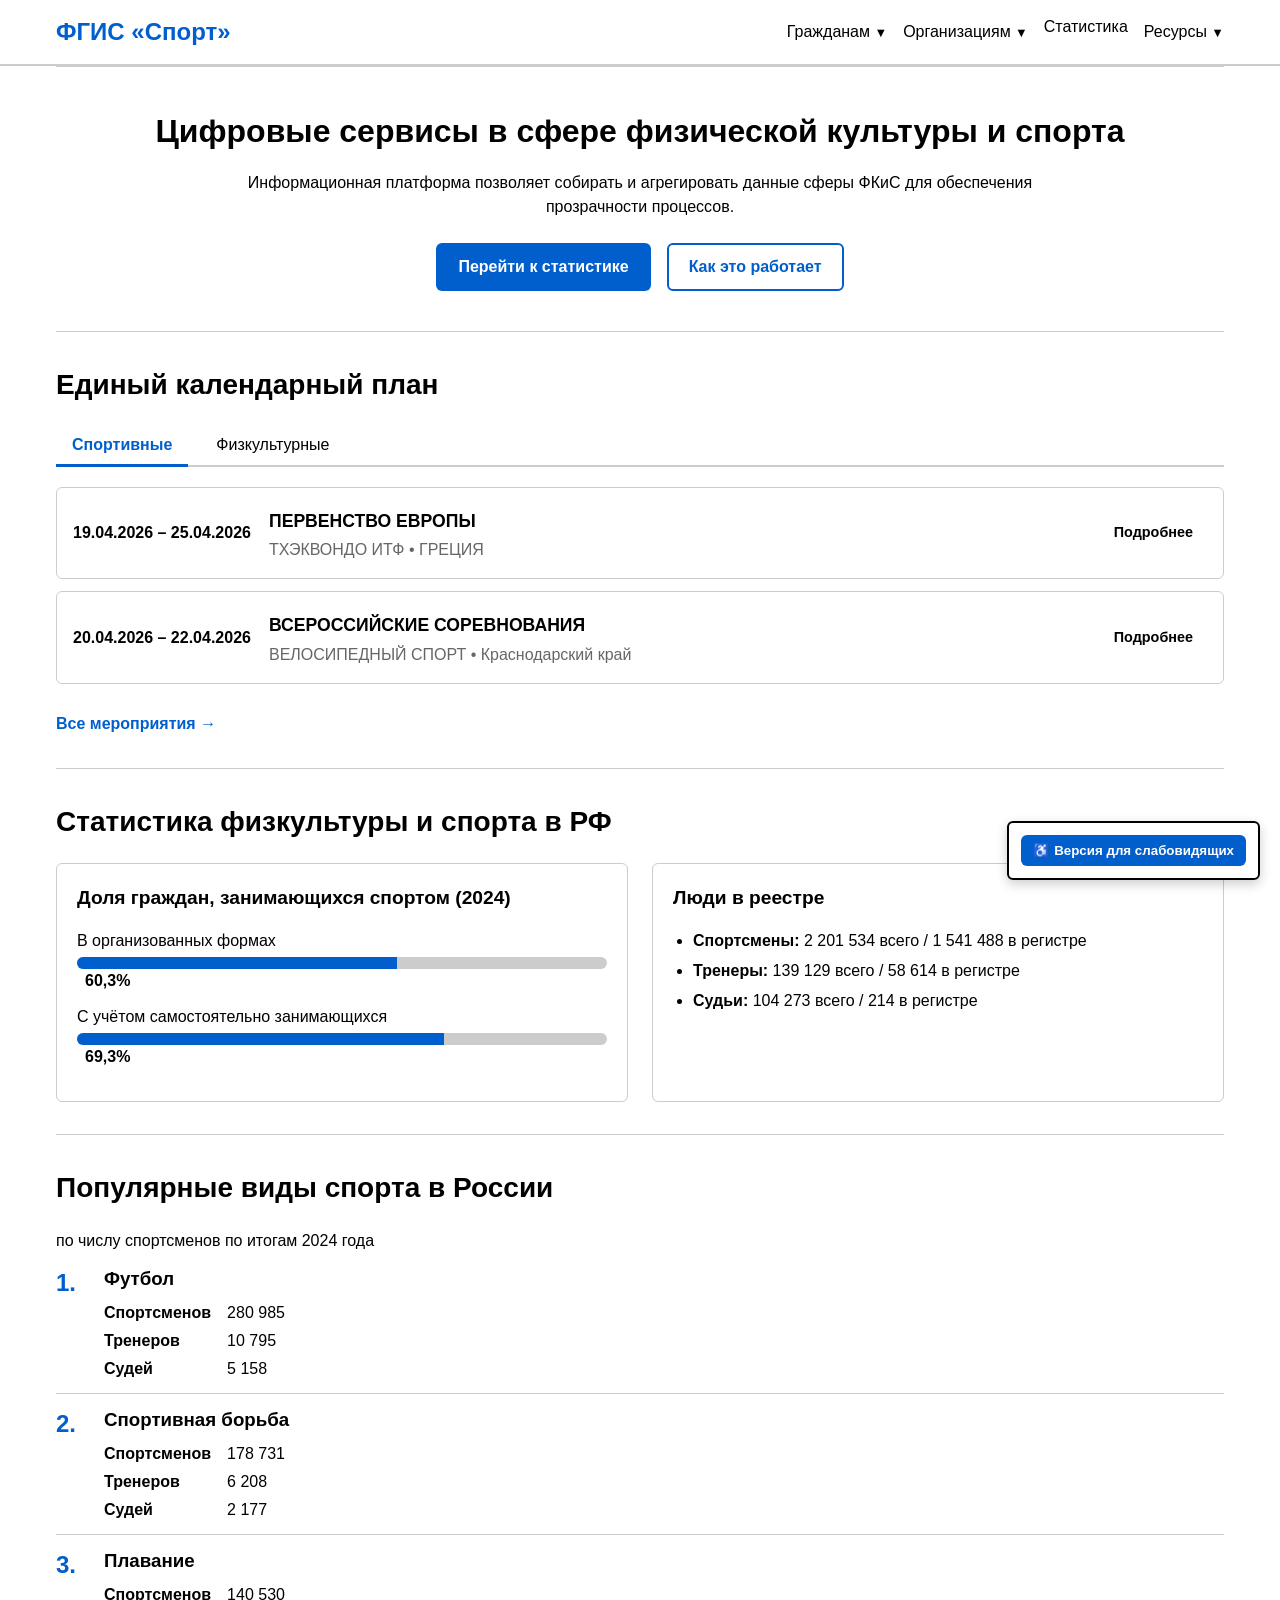
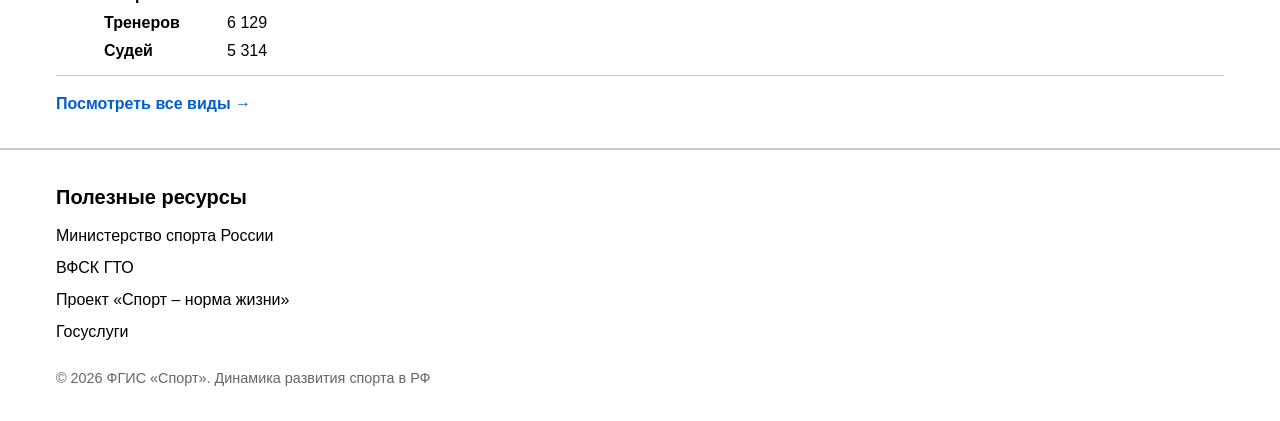
<file: fgis-sport-a11y/index.html>
<!DOCTYPE html>
<html lang="ru">
<head>
  <meta charset="UTF-8">
  <meta name="viewport" content="width=device-width, initial-scale=1.0">
  <title>ФГИС «Спорт» — Доступная версия</title>
  <link rel="stylesheet" href="css/style.css">
</head>
<body data-a11y-theme="default" data-a11y-font="normal" data-a11y-images="on">

  <!-- Skip-link: перепрыгивает навигацию -->
  <a href="#main-content" class="skip-link">Перейти к основному содержимому</a>

  <!-- Шапка -->
  <header class="header" role="banner">
    <div class="container header__inner">
      <a href="/" class="header__logo" aria-label="ФГИС Спорт, главная страница">
        ФГИС «Спорт»
      </a>

      <!-- Основная навигация -->
      <nav class="header__nav" role="navigation" aria-label="Основная навигация">
        <ul class="nav-list" role="menubar">
          
          <!-- Гражданам -->
          <li class="nav-item" role="none">
            <button class="nav-toggle" aria-expanded="false" aria-haspopup="true" aria-controls="menu-citizens">
              Гражданам
            </button>
            <ul id="menu-citizens" class="nav-dropdown" role="menu" hidden>
              <li role="none"><a role="menuitem" href="https://www.gosuslugi.ru/category/health/sport" target="_blank" rel="noopener noreferrer">Запись в спортивную школу <span aria-hidden="true">↗</span><span class="sr-only">(откроется в новой вкладке)</span></a></li>
              <li role="none"><a role="menuitem" href="https://www.gosuslugi.ru/category/health/sport" target="_blank" rel="noopener noreferrer">Запись на массовые мероприятия <span aria-hidden="true">↗</span><span class="sr-only">(откроется в новой вкладке)</span></a></li>
              <li role="none"><a role="menuitem" href="https://www.gosuslugi.ru/category/health/sport" target="_blank" rel="noopener noreferrer">Запись на нормативы ГТО <span aria-hidden="true">↗</span><span class="sr-only">(откроется в новой вкладке)</span></a></li>
              <li role="none"><a role="menuitem" href="/gto/uin">Проверка УИН ВФСК «ГТО»</a></li>
              <li role="none"><a role="menuitem" href="/sport-selector">Выбор спорта для ребёнка</a></li>
            </ul>
          </li>

          <!-- Организациям -->
          <li class="nav-item" role="none">
            <button class="nav-toggle" aria-expanded="false" aria-haspopup="true" aria-controls="menu-orgs">
              Организациям
            </button>
            <ul id="menu-orgs" class="nav-dropdown" role="menu" hidden>
              <li role="none"><a role="menuitem" href="/facilities">Объекты спорта</a></li>
              <li role="none"><a role="menuitem" href="/calendar">Единый календарный план</a></li>
              <li role="none"><a role="menuitem" href="/reference">Справочники и классификаторы</a></li>
              <li role="none"><a role="menuitem" href="/tax-deduction">Налоговый вычет за занятия спортом</a></li>
            </ul>
          </li>

          <!-- Статистика -->
          <li class="nav-item" role="none">
            <a href="/statistics" role="menuitem" class="nav-link">Статистика</a>
          </li>

          <!-- Ресурсы -->
          <li class="nav-item" role="none">
            <button class="nav-toggle" aria-expanded="false" aria-haspopup="true" aria-controls="menu-resources">
              Ресурсы
            </button>
            <ul id="menu-resources" class="nav-dropdown" role="menu" hidden>
              <li role="none"><a role="menuitem" href="https://minsport.gov.ru" target="_blank" rel="noopener noreferrer">Минспорт России <span aria-hidden="true">↗</span><span class="sr-only">(откроется в новой вкладке)</span></a></li>
              <li role="none"><a role="menuitem" href="https://xn--b1ajcrh.xn--p1ai/" target="_blank" rel="noopener noreferrer">ВФСК ГТО <span aria-hidden="true">↗</span><span class="sr-only">(откроется в новой вкладке)</span></a></li>
              <li role="none"><a role="menuitem" href="https://sportnorma.gov.ru" target="_blank" rel="noopener noreferrer">Спорт – норма жизни <span aria-hidden="true">↗</span><span class="sr-only">(откроется в новой вкладке)</span></a></li>
              <li role="none"><a role="menuitem" href="https://gamesoffuture.ru" target="_blank" rel="noopener noreferrer">Игры будущего <span aria-hidden="true">↗</span><span class="sr-only">(откроется в новой вкладке)</span></a></li>
            </ul>
          </li>
        </ul>
      </nav>
    </div>
  </header>

  <!-- Основной контент -->
  <main id="main-content" role="main">
    <div class="container">

      <!-- Герой -->
      <section class="hero" aria-labelledby="hero-heading">
        <h1 id="hero-heading">Цифровые сервисы в сфере физической культуры и спорта</h1>
        <p class="hero__desc">Информационная платформа позволяет собирать и агрегировать данные сферы ФКиС для обеспечения прозрачности процессов.</p>
        <div class="hero__actions">
          <a href="/statistics" class="btn btn--primary">Перейти к статистике</a>
          <a href="/about" class="btn btn--outline">Как это работает</a>
        </div>
      </section>

      <!-- Календарь -->
      <section class="calendar-section" aria-labelledby="calendar-heading">
        <h2 id="calendar-heading">Единый календарный план</h2>
        <div class="calendar-tabs" role="tablist" aria-label="Тип мероприятий">
          <button class="tab-btn" role="tab" aria-selected="true" aria-controls="tab-sport" id="tab-sport-btn">Спортивные</button>
          <button class="tab-btn" role="tab" aria-selected="false" aria-controls="tab-mass" id="tab-mass-btn">Физкультурные</button>
        </div>

        <div id="tab-sport" class="tab-panel" role="tabpanel" aria-labelledby="tab-sport-btn">
          <ul class="event-list" aria-label="Список спортивных мероприятий">
            <li class="event-card">
              <time class="event-date" datetime="2026-04-19">19.04.2026 – 25.04.2026</time>
              <div class="event-info">
                <h3 class="event-title">ПЕРВЕНСТВО ЕВРОПЫ</h3>
                <p class="event-meta">ТХЭКВОНДО ИТФ • ГРЕЦИЯ</p>
              </div>
              <a href="/events/euro-tkd" class="btn btn--small">Подробнее</a>
            </li>
            <li class="event-card">
              <time class="event-date" datetime="2026-04-20">20.04.2026 – 22.04.2026</time>
              <div class="event-info">
                <h3 class="event-title">ВСЕРОССИЙСКИЕ СОРЕВНОВАНИЯ</h3>
                <p class="event-meta">ВЕЛОСИПЕДНЫЙ СПОРТ • Краснодарский край</p>
              </div>
              <a href="/events/cycling-krd" class="btn btn--small">Подробнее</a>
            </li>
          </ul>
        </div>

        <div id="tab-mass" class="tab-panel" role="tabpanel" aria-labelledby="tab-mass-btn" hidden>
          <ul class="event-list" aria-label="Список физкультурных мероприятий">
            <li class="event-card">
              <time class="event-date" datetime="2026-01-03">03.01.2026 – 30.04.2026</time>
              <div class="event-info">
                <h3 class="event-title">Первенство ПФО среди юношей до 16 лет</h3>
                <p class="event-meta">ХОККЕЙ ПО НАЗНАЧЕНИЮ • окончание сезона 2025-2026</p>
              </div>
              <a href="/events/hockey-pfo" class="btn btn--small">Подробнее</a>
            </li>
          </ul>
        </div>

        <a href="/calendar" class="link-arrow">Все мероприятия →</a>
      </section>

      <!-- Статистика -->
      <section class="stats-section" aria-labelledby="stats-heading">
        <h2 id="stats-heading">Статистика физкультуры и спорта в РФ</h2>
        
        <div class="stats-grid">
          <article class="stat-card">
            <h3>Доля граждан, занимающихся спортом (2024)</h3>
            <div class="progress-group">
              <div class="progress-item">
                <span class="progress-label">В организованных формах</span>
                <div class="progress-bar" role="progressbar" aria-valuenow="60.3" aria-valuemin="0" aria-valuemax="100" aria-label="60,3 процента">
                  <div class="progress-fill" style="width: 60.3%"></div>
                </div>
                <span class="progress-value">60,3%</span>
              </div>
              <div class="progress-item">
                <span class="progress-label">С учётом самостоятельно занимающихся</span>
                <div class="progress-bar" role="progressbar" aria-valuenow="69.3" aria-valuemin="0" aria-valuemax="100" aria-label="69,3 процента">
                  <div class="progress-fill" style="width: 69.3%"></div>
                </div>
                <span class="progress-value">69,3%</span>
              </div>
            </div>
          </article>

          <article class="stat-card">
            <h3>Люди в реестре</h3>
            <ul class="stat-list" aria-label="Статистика по категориям">
              <li><strong>Спортсмены:</strong> 2 201 534 всего / 1 541 488 в регистре</li>
              <li><strong>Тренеры:</strong> 139 129 всего / 58 614 в регистре</li>
              <li><strong>Судьи:</strong> 104 273 всего / 214 в регистре</li>
            </ul>
          </article>
        </div>
      </section>

      <!-- Популярные виды спорта -->
      <section class="sports-section" aria-labelledby="sports-heading">
        <h2 id="sports-heading">Популярные виды спорта в России</h2>
        <p class="section-subtitle">по числу спортсменов по итогам 2024 года</p>
        
        <ol class="sports-list" aria-label="Рейтинг видов спорта">
          <li class="sport-item">
            <span class="sport-rank">1.</span>
            <div class="sport-info">
              <h3 class="sport-name">Футбол</h3>
              <dl class="sport-stats">
                <dt>Спортсменов</dt><dd>280 985</dd>
                <dt>Тренеров</dt><dd>10 795</dd>
                <dt>Судей</dt><dd>5 158</dd>
              </dl>
            </div>
          </li>
          <li class="sport-item">
            <span class="sport-rank">2.</span>
            <div class="sport-info">
              <h3 class="sport-name">Спортивная борьба</h3>
              <dl class="sport-stats">
                <dt>Спортсменов</dt><dd>178 731</dd>
                <dt>Тренеров</dt><dd>6 208</dd>
                <dt>Судей</dt><dd>2 177</dd>
              </dl>
            </div>
          </li>
          <li class="sport-item">
            <span class="sport-rank">3.</span>
            <div class="sport-info">
              <h3 class="sport-name">Плавание</h3>
              <dl class="sport-stats">
                <dt>Спортсменов</dt><dd>140 530</dd>
                <dt>Тренеров</dt><dd>6 129</dd>
                <dt>Судей</dt><dd>5 314</dd>
              </dl>
            </div>
          </li>
        </ol>
        <a href="/sports" class="link-arrow">Посмотреть все виды →</a>
      </section>

    </div>
  </main>

  <!-- Подвал -->
  <footer class="footer" role="contentinfo">
    <div class="container">
      <nav class="footer__nav" aria-label="Полезные ресурсы">
        <h2 class="footer__title">Полезные ресурсы</h2>
        <ul class="footer__list">
          <li><a href="https://minsport.gov.ru" target="_blank" rel="noopener noreferrer">Министерство спорта России</a></li>
          <li><a href="https://xn--b1ajcrh.xn--p1ai/" target="_blank" rel="noopener noreferrer">ВФСК ГТО</a></li>
          <li><a href="https://sportnorma.gov.ru" target="_blank" rel="noopener noreferrer">Проект «Спорт – норма жизни»</a></li>
          <li><a href="https://gosuslugi.ru" target="_blank" rel="noopener noreferrer">Госуслуги</a></li>
        </ul>
      </nav>
      <p class="footer__copy">© 2026 ФГИС «Спорт». Динамика развития спорта в РФ</p>
    </div>
  </footer>

  <!-- Панель доступности -->
  <aside class="a11y-panel" role="region" aria-label="Настройки доступности">
    <button class="a11y-toggle" aria-expanded="false" aria-controls="a11y-menu">♿ Версия для слабовидящих</button>
    <div id="a11y-menu" class="a11y-menu" hidden>
      <fieldset class="a11y-group">
        <legend>Размер шрифта</legend>
        <button data-action="font" data-value="normal" aria-pressed="true">A</button>
        <button data-action="font" data-value="large" aria-pressed="false">A+</button>
        <button data-action="font" data-value="xlarge" aria-pressed="false">A++</button>
      </fieldset>
      <fieldset class="a11y-group">
        <legend>Цветовая схема</legend>
        <button data-action="theme" data-value="default" aria-pressed="true">Стандарт</button>
        <button data-action="theme" data-value="high-contrast" aria-pressed="false">Ч/Б</button>
        <button data-action="theme" data-value="blue" aria-pressed="false">Синяя</button>
      </fieldset>
      <button id="a11y-images-btn" aria-pressed="false">🖼 Изображения: Вкл</button>
    </div>
  </aside>

  <script src="js/main.js"></script>
</body>
</html>
</file>
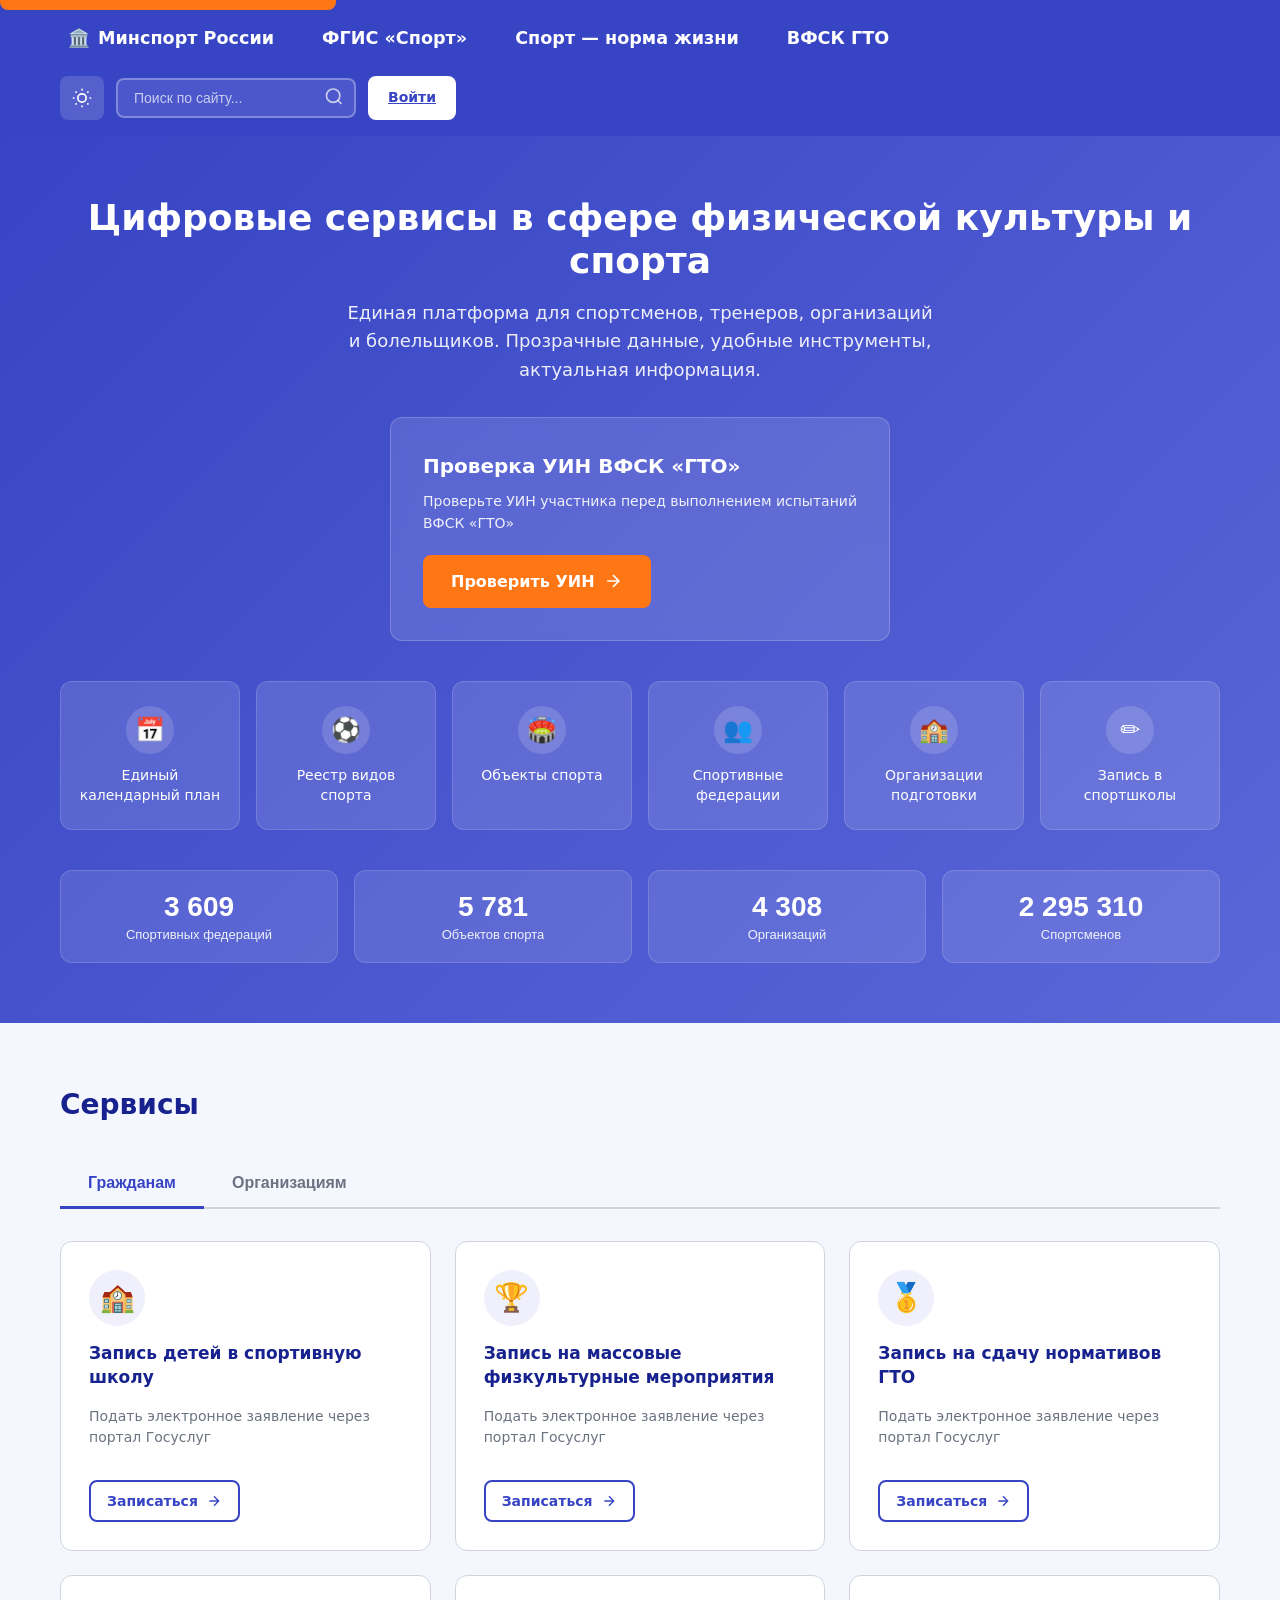
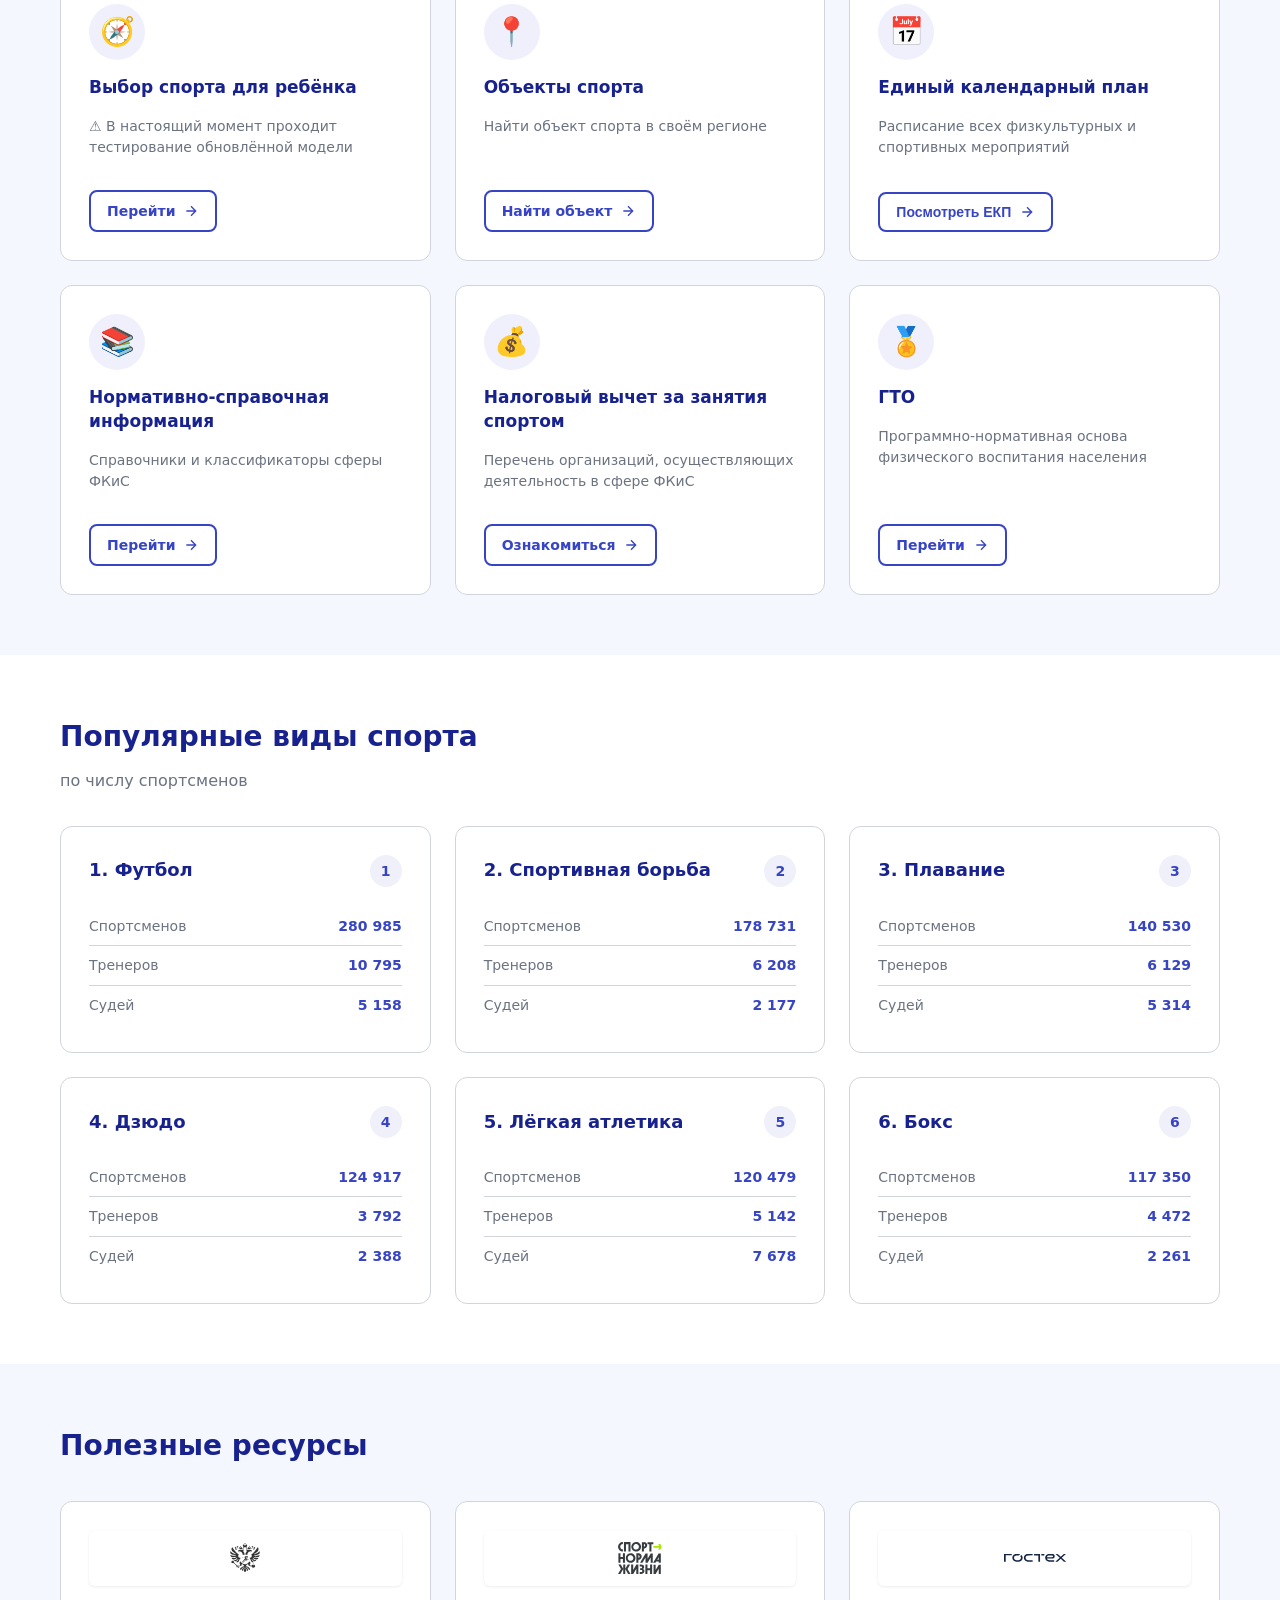
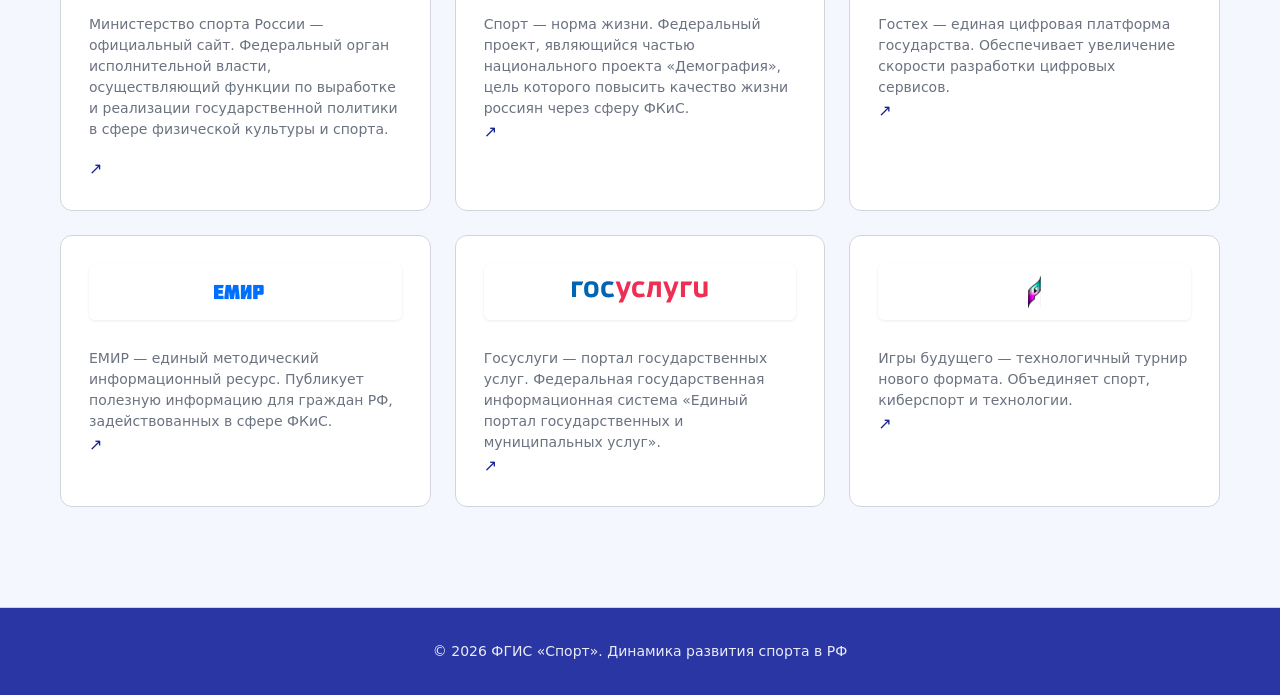
<file: root/index.html>
<!DOCTYPE html>
<html lang="ru">

<head>
  <meta charset="UTF-8">
  <meta name="viewport" content="width=device-width, initial-scale=1.0">
  <title>ФГИС «Спорт» — Цифровые сервисы в сфере физической культуры и спорта</title>
  <meta name="description"
    content="Единая платформа для спортсменов, тренеров, организаций и болельщиков. Календарь мероприятий, реестры, запись в спортшколы.">

  <style>
    :root {
      --color-primary: #3744C4;
      --color-primary-dark: #2a36a3;
      --color-accent: #FF7614;
      --color-accent-hover: #e66a12;
      --color-bg: #F5F7FF;
      --color-surface: #FFFFFF;
      --color-text-main: #17228E;
      --color-text-muted: #6B7280;
      --color-success: #10B981;
      --color-error: #EF4444;
      --color-border: #D1D5DB;
      --radius-sm: 6px;
      --radius-md: 12px;
      --radius-btn: 8px;
      --shadow-card: 0 4px 6px rgba(0, 0, 0, 0.05);
      --shadow-focus: 0 0 0 3px rgba(55, 68, 196, 0.2);
      --focus-outline: 2px solid var(--color-primary);
      --font-stack: Inter, system-ui, -apple-system, 'Segoe UI', Roboto, sans-serif;
      --transition-fast: 150ms ease;
    }

    [data-theme="dark"] {
      --color-primary: #4a5aa8;
      --color-primary-dark: #2d3a7a;
      --color-accent: #FF8A3D;
      --color-accent-hover: #FF7614;
      --color-bg: #0f172a;
      --color-surface: #1e293b;
      --color-text-main: #e2e8f0;
      --color-text-muted: #94a3b8;
      --color-success: #34d399;
      --color-error: #f87171;
      --color-border: #334155;
      --shadow-card: 0 4px 6px rgba(0, 0, 0, 0.3);
      --shadow-focus: 0 0 0 3px rgba(92, 107, 218, 0.4);
    }

    [data-theme="contrast"] {
      --color-primary: #000000;
      --color-primary-dark: #000000;
      --color-accent: #FFFF00;
      --color-accent-hover: #CCCCCC;
      --color-bg: #000000;
      --color-surface: #000000;
      --color-text-main: #FFFFFF;
      --color-text-muted: #FFFFFF;
      --color-success: #00FF00;
      --color-error: #FF0000;
      --color-border: #FFFFFF;
      --shadow-card: none;
      --shadow-focus: 0 0 0 3px #FFFF00;
    }

    [data-theme="contrast"] .hero {
      background: #000000;
      border: 2px solid #FFFFFF;
    }

    [data-theme="contrast"] .stat-card {
      background: #000000;
      border: 2px solid #FFFFFF;
      color: #FFFFFF;
    }

    [data-theme="contrast"] .stat-card:hover,
    [data-theme="contrast"] .stat-card:focus-within {
      background: #1a1a1a;
      border-color: #FFFF00;
    }

    [data-theme="contrast"] .stat-number,
    [data-theme="contrast"] .stat-label {
      color: #FFFFFF;
    }

    [data-theme="contrast"] .theme-toggle-btn {
      background: #000000;
      border: 2px solid #FFFFFF;
      color: #FFFFFF;
    }

    [data-theme="contrast"] .theme-toggle-btn:hover {
      border-color: #FFFF00;
    }

    [data-theme="contrast"] .btn-primary {
      background: #000000;
      border: 2px solid #FFFFFF;
      color: #FFFFFF;
    }

    [data-theme="contrast"] .btn-primary:hover {
      border-color: #FFFF00;
      color: #FFFF00;
    }

    *,
    *::before,
    *::after {
      box-sizing: border-box;
      margin: 0;
      padding: 0;
    }

    html {
      scroll-behavior: smooth;
    }

    header {
      transition: transform 0.3s ease-in-out;
      position: sticky;
      top: 0;
      z-index: 1000;
      will-change: transform;
      backface-visibility: hidden;
      -webkit-backface-visibility: hidden;
    }

    .header-hidden {
      transform: translateY(-100%);
    }

    @media (prefers-reduced-motion: reduce) {

      *,
      *::before,
      *::after {
        animation-duration: 0.01ms !important;
        transition-duration: 0.01ms !important;
        scroll-behavior: auto !important;
      }
    }

    body {
      font-family: var(--font-stack);
      font-size: 16px;
      line-height: 1.6;
      color: var(--color-text-main);
      background: var(--color-bg);
      -webkit-font-smoothing: antialiased;
    }

    .skip-link {
      position: absolute;
      top: -40px;
      left: 0;
      background: var(--color-accent);
      color: #fff;
      padding: 12px 24px;
      z-index: 10000;
      text-decoration: none;
      font-weight: 600;
      border-radius: 0 0 var(--radius-btn) var(--radius-btn);
      transition: top var(--transition-fast);
    }

    .skip-link:focus {
      top: 0;
      outline: var(--focus-outline);
      outline-offset: 2px;
    }

    .visually-hidden {
      position: absolute !important;
      width: 1px !important;
      height: 1px !important;
      padding: 0 !important;
      margin: -1px !important;
      overflow: hidden !important;
      clip: rect(0, 0, 0, 0) !important;
      white-space: nowrap !important;
      border: 0 !important;
    }

    :focus-visible {
      outline: var(--focus-outline);
      outline-offset: 2px;
    }

    :focus:not(:focus-visible) {
      outline: none;
    }

    body.mouse-focus :focus:not(:focus-visible) {
      outline: none;
    }

    [data-theme="dark"] body {
      background: var(--color-bg);
      color: var(--color-text-main);
    }

    [data-theme="dark"] .site-header {
      background: var(--color-primary);
    }

    [data-theme="dark"] .search-box input {
      background: rgba(255, 255, 255, 0.1);
      border-color: rgba(255, 255, 255, 0.3);
    }

    [data-theme="dark"] .btn-login {
      background: var(--color-surface);
      color: var(--color-text-main);
    }

    [data-theme="dark"] .service-card {
      background: var(--color-surface);
      border-color: var(--color-border);
    }

    [data-theme="dark"] .event-card {
      background: var(--color-surface);
      border-color: var(--color-border);
    }

    [data-theme="dark"] .filters-panel {
      background: var(--color-surface);
      border-color: var(--color-border);
    }

    [data-theme="dark"] .calendar-wrapper {
      background: var(--color-surface);
      border-color: var(--color-border);
    }

    [data-theme="dark"] .cal-nav-btn {
      background: var(--color-surface);
      border-color: var(--color-border);
    }

    [data-theme="dark"] .quick-link-card {
      background: var(--color-surface);
      border-color: var(--color-border);
    }

    [data-theme="dark"] .sport-card {
      background: var(--color-surface);
      border-color: var(--color-border);
    }

    [data-theme="dark"] .tab-btn {
      color: var(--color-text-muted);
    }

    [data-theme="dark"] .tab-btn[aria-selected="true"] {
      color: var(--color-primary);
    }

    .container {
      width: 100%;
      max-width: 1200px;
      margin: 0 auto;
      padding: 0 20px;
    }

    .site-header {
      background: var(--color-primary);
      color: #fff;
      padding: 16px 0;
      position: sticky;
      top: 0;
      z-index: 100;
      transition: transform 0.3s ease-in-out, background-color var(--transition-fast);
    }

    [data-theme="dark"] .site-header {
      background: var(--color-primary-dark);
    }

    [data-theme="contrast"] .site-header {
      background: #000000;
      border-bottom: 2px solid #FFFFFF;
    }

    .theme-toggle-btn {
      background: rgba(255, 255, 255, 0.15);
      border: none;
      color: #fff;
      width: 44px;
      height: 44px;
      border-radius: var(--radius-btn);
      cursor: pointer;
      display: flex;
      align-items: center;
      justify-content: center;
      transition: background var(--transition-fast);
      min-height: 44px;
      min-width: 44px;
    }

    .theme-toggle-btn:hover {
      background: rgba(255, 255, 255, 0.25);
    }

    .theme-toggle-btn:focus-visible {
      outline: 2px solid #fff;
      outline-offset: 2px;
    }

    [data-theme="dark"] .theme-toggle-btn {
      background: rgba(255, 255, 255, 0.1);
    }

    [data-theme="dark"] .theme-toggle-btn:hover {
      background: rgba(255, 255, 255, 0.2);
    }

    [data-theme="contrast"] .theme-toggle-btn {
      background: #000000;
      border: 2px solid #FFFFFF;
      color: #FFFFFF;
    }

    [data-theme="contrast"] .theme-toggle-btn:hover {
      background: #FFFF00;
      color: #000000;
      border-color: #FFFF00;
    }

    .header-inner {
      display: flex;
      align-items: center;
      justify-content: space-between;
      flex-wrap: wrap;
      gap: 16px;
    }

    .logo-group {
      display: flex;
      align-items: center;
      gap: 16px;
      flex-wrap: wrap;
    }

    .logo-link {
      display: flex;
      align-items: center;
      gap: 8px;
      color: #fff;
      text-decoration: none;
      font-weight: 700;
      font-size: 1.1rem;
      padding: 8px;
      border-radius: var(--radius-btn);
      transition: background var(--transition-fast);
    }

    .logo-link:hover,
    .logo-link:focus {
      background: rgba(255, 255, 255, 0.15);
    }

    .logo-link .divider {
      width: 1px;
      height: 24px;
      background: rgba(255, 255, 255, 0.3);
    }

    .header-actions {
      display: flex;
      gap: 12px;
      align-items: center;
    }

    .search-box {
      position: relative;
    }

    .search-box input {
      padding: 10px 40px 10px 16px;
      border-radius: var(--radius-btn);
      border: 2px solid rgba(255, 255, 255, 0.3);
      background: rgba(255, 255, 255, 0.1);
      color: #fff;
      font-size: 14px;
      width: 240px;
      transition: border-color var(--transition-fast), background var(--transition-fast);
    }

    .search-box input::placeholder {
      color: rgba(255, 255, 255, 0.7);
    }

    .search-box input:focus {
      border-color: #fff;
      background: rgba(255, 255, 255, 0.2);
      outline: none;
    }

    [data-theme="dark"] .search-box input {
      background: rgba(255, 255, 255, 0.1);
      border-color: rgba(255, 255, 255, 0.3);
      color: #fff;
    }

    [data-theme="dark"] .search-box input::placeholder {
      color: rgba(255, 255, 255, 0.6);
    }

    [data-theme="dark"] .search-box input:focus {
      background: rgba(255, 255, 255, 0.15);
      border-color: #fff;
    }

    [data-theme="contrast"] .search-box input {
      background: #000000;
      color: #FFFFFF;
      border-color: #FFFFFF;
    }

    [data-theme="contrast"] .search-box input::placeholder {
      color: #AAAAAA;
    }

    [data-theme="contrast"] .search-box input:focus {
      background: #1a1a1a;
      border-color: #FFFF00;
    }

    .search-box button {
      position: absolute;
      right: 4px;
      top: 50%;
      transform: translateY(-50%);
      background: none;
      border: none;
      color: rgba(255, 255, 255, 0.7);
      cursor: pointer;
      padding: 8px;
      border-radius: var(--radius-btn);
    }

    .search-box button:hover {
      color: #fff;
    }

    .btn-login {
      background: #fff;
      color: var(--color-primary);
      border: none;
      padding: 10px 20px;
      border-radius: var(--radius-btn);
      font-weight: 600;
      cursor: pointer;
      transition: background var(--transition-fast);
      font-size: 14px;
      min-height: 44px;
    }

    .btn-login:hover {
      background: #f0f0f0;
    }

    [data-theme="dark"] .btn-login {
      background: var(--color-surface);
      color: #fff;
      border: 1px solid var(--color-border);
    }

    [data-theme="dark"] .btn-login:hover {
      background: rgba(255, 255, 255, 0.1);
    }

    [data-theme="contrast"] .btn-login {
      background: #000000;
      color: #FFFFFF;
      border: 2px solid #FFFFFF;
    }

    [data-theme="contrast"] .btn-login:hover {
      background: #FFFF00;
      color: #000000;
      border-color: #FFFF00;
    }

    .hero {
      background: linear-gradient(135deg, var(--color-primary) 0%, #5a67d8 100%);
      color: #fff;
      padding: 60px 0;
      text-align: center;
    }

    [data-theme="dark"] .hero {
      background: linear-gradient(135deg, var(--color-primary-dark) 0%, #3d4a8a 100%);
    }

    [data-theme="contrast"] .hero {
      background: #000000;
      border-bottom: 2px solid #FFFFFF;
    }

    .hero h1 {
      font-size: clamp(24px, 4vw, 36px);
      font-weight: 700;
      margin-bottom: 16px;
      line-height: 1.2;
    }

    .hero-subtitle {
      font-size: 18px;
      max-width: 600px;
      margin: 0 auto 32px;
      opacity: 0.9;
    }

    .uin-widget {
      background: rgba(255, 255, 255, 0.12);
      backdrop-filter: blur(8px);
      border: 1px solid rgba(255, 255, 255, 0.2);
      border-radius: var(--radius-md);
      padding: 32px;
      max-width: 500px;
      margin: 0 auto 40px;
      text-align: left;
    }

    .uin-widget h2 {
      font-size: 20px;
      margin-bottom: 8px;
    }

    .uin-widget p {
      font-size: 14px;
      opacity: 0.9;
      margin-bottom: 20px;
    }

    [data-theme="dark"] .uin-widget {
      background: rgba(255, 255, 255, 0.08);
      border-color: rgba(255, 255, 255, 0.15);
    }

    [data-theme="dark"] .uin-widget h2,
    [data-theme="dark"] .uin-widget p {
      opacity: 1;
    }

    [data-theme="contrast"] .uin-widget {
      background: #000000;
      border-color: #FFFFFF;
      border-width: 2px;
    }

    [data-theme="contrast"] .uin-widget h2,
    [data-theme="contrast"] .uin-widget p {
      color: #FFFFFF;
      opacity: 1;
    }

    .btn-uin {
      display: inline-flex;
      align-items: center;
      gap: 8px;
      background: var(--color-accent);
      color: #fff;
      border: none;
      padding: 14px 28px;
      border-radius: var(--radius-btn);
      font-weight: 600;
      font-size: 16px;
      cursor: pointer;
      transition: background var(--transition-fast);
      min-height: 48px;
      text-decoration: none;
    }

    .btn-uin:hover {
      background: var(--color-accent-hover);
    }

    [data-theme="dark"] .btn-uin {
      background: var(--color-accent);
    }

    [data-theme="dark"] .btn-uin:hover {
      background: #ff9c5c;
    }

    [data-theme="contrast"] .btn-uin {
      background: #000000;
      color: #FFFF00;
      border: 2px solid #FFFF00;
    }

    [data-theme="contrast"] .btn-uin:hover {
      background: #FFFF00;
      color: #000000;
    }

    .quick-links {
      display: grid;
      grid-template-columns: repeat(auto-fit, minmax(180px, 1fr));
      gap: 16px;
      margin-bottom: 40px;
    }

    .quick-link-card {
      background: rgba(255, 255, 255, 0.12);
      border: 1px solid rgba(255, 255, 255, 0.15);
      border-radius: var(--radius-md);
      padding: 24px 16px;
      text-decoration: none;
      color: #fff;
      text-align: center;
      transition: background var(--transition-fast), transform var(--transition-fast);
      display: flex;
      flex-direction: column;
      align-items: center;
      gap: 12px;
      min-height: 120px;
    }

    .quick-link-card:hover {
      background: rgba(255, 255, 255, 0.22);
      transform: translateY(-2px);
    }

    [data-theme="dark"] .quick-link-card {
      background: rgba(255, 255, 255, 0.08);
      border-color: rgba(255, 255, 255, 0.15);
    }

    [data-theme="dark"] .quick-link-card:hover {
      background: rgba(255, 255, 255, 0.15);
    }

    [data-theme="contrast"] .quick-link-card {
      background: #000000;
      border-color: #FFFFFF;
      border-width: 2px;
    }

    [data-theme="contrast"] .quick-link-card:hover {
      background: #1a1a1a;
      border-color: #FFFF00;
    }

    .quick-link-icon {
      width: 48px;
      height: 48px;
      display: flex;
      align-items: center;
      justify-content: center;
      background: rgba(255, 255, 255, 0.15);
      border-radius: 50%;
      font-size: 24px;
    }

    [data-theme="dark"] .quick-link-icon {
      background: rgba(255, 255, 255, 0.1);
    }

    [data-theme="contrast"] .quick-link-icon {
      background: #000000;
      border: 2px solid #FFFFFF;
    }

    .quick-link-text {
      font-size: 14px;
      font-weight: 500;
      line-height: 1.4;
    }

    .stats-grid {
      display: grid;
      grid-template-columns: repeat(auto-fit, minmax(140px, 1fr));
      gap: 16px;
    }

    .stat-card {
      background: rgba(255, 255, 255, 0.1);
      border: 1px solid rgba(255, 255, 255, 0.15);
      padding: 20px;
      border-radius: var(--radius-md);
      text-align: center;
      cursor: pointer;
      transition: all var(--transition-fast);
      color: #fff;
    }

    .stat-card:hover,
    .stat-card:focus-within {
      background: rgba(255, 255, 255, 0.2);
      transform: translateY(-2px);
    }

    .stat-card:focus-visible {
      outline: 2px solid #fff;
      outline-offset: 2px;
    }

    [data-theme="dark"] .stat-card {
      background: rgba(255, 255, 255, 0.08);
      border-color: rgba(255, 255, 255, 0.15);
    }

    [data-theme="dark"] .stat-card:hover,
    [data-theme="dark"] .stat-card:focus-within {
      background: rgba(255, 255, 255, 0.15);
    }

    [data-theme="contrast"] .stat-card {
      background: #000000;
      border-color: #FFFFFF;
      border-width: 2px;
    }

    [data-theme="contrast"] .stat-card:hover,
    [data-theme="contrast"] .stat-card:focus-within {
      background: #1a1a1a;
      border-color: #FFFF00;
    }

    .stat-number {
      display: block;
      font-size: 28px;
      font-weight: 700;
      margin-bottom: 4px;
      pointer-events: none;
      color: #fff;
    }

    .stat-label {
      font-size: 13px;
      opacity: 0.9;
      pointer-events: none;
      color: #fff;
    }

    .section {
      padding: 60px 0;
    }

    .section-title {
      font-size: 28px;
      font-weight: 700;
      margin-bottom: 32px;
      color: var(--color-text-main);
    }

    .tabs-nav {
      display: flex;
      border-bottom: 2px solid var(--color-border);
      margin-bottom: 32px;
      gap: 0;
    }

    .tab-btn {
      padding: 14px 28px;
      background: none;
      border: none;
      border-bottom: 3px solid transparent;
      margin-bottom: -2px;
      font-size: 16px;
      font-weight: 600;
      color: var(--color-text-muted);
      cursor: pointer;
      transition: color var(--transition-fast), border-color var(--transition-fast);
      min-height: 48px;
    }

    .tab-btn:hover {
      color: var(--color-primary);
    }

    .tab-btn[aria-selected="true"] {
      color: var(--color-primary);
      border-bottom-color: var(--color-primary);
    }

    [data-theme="dark"] .tab-btn {
      color: var(--color-text-muted);
    }

    [data-theme="dark"] .tab-btn:hover {
      color: #fff;
    }

    [data-theme="dark"] .tab-btn[aria-selected="true"] {
      color: #fff;
      border-bottom-color: var(--color-primary);
    }

    [data-theme="contrast"] .tab-btn {
      color: #FFFFFF;
      border-bottom-color: #333;
    }

    [data-theme="contrast"] .tab-btn:hover {
      color: #FFFF00;
    }

    [data-theme="contrast"] .tab-btn[aria-selected="true"] {
      color: #FFFF00;
      border-bottom-color: #FFFF00;
    }

    .tab-panel {
      display: none;
    }

    .tab-panel.active {
      display: block;
    }

    .cards-grid {
      display: grid;
      grid-template-columns: repeat(auto-fill, minmax(320px, 1fr));
      gap: 24px;
    }

    .service-card {
      background: var(--color-surface);
      border: 1px solid var(--color-border);
      border-radius: var(--radius-md);
      padding: 28px;
      display: flex;
      flex-direction: column;
      gap: 16px;
      transition: box-shadow var(--transition-fast);
      position: relative;
    }

    .service-card:hover {
      box-shadow: 0 8px 16px rgba(0, 0, 0, 0.08);
    }

    [data-theme="dark"] .service-card {
      background: var(--color-surface);
      border-color: var(--color-border);
    }

    [data-theme="dark"] .service-card:hover {
      box-shadow: 0 8px 16px rgba(0, 0, 0, 0.4);
    }

    [data-theme="contrast"] .service-card {
      background: #000000;
      border-color: #FFFFFF;
      border-width: 2px;
    }

    [data-theme="contrast"] .service-card:hover {
      box-shadow: 0 0 0 2px #FFFF00;
    }

    .service-card-icon {
      width: 56px;
      height: 56px;
      display: flex;
      align-items: center;
      justify-content: center;
      background: rgba(55, 68, 196, 0.08);
      border-radius: 50%;
      font-size: 28px;
      flex-shrink: 0;
    }

    [data-theme="dark"] .service-card-icon {
      background: rgba(92, 107, 218, 0.2);
    }

    [data-theme="contrast"] .service-card-icon {
      background: #000000;
      border: 2px solid #FFFFFF;
    }

    .service-card h3 {
      font-size: 17px;
      font-weight: 600;
      line-height: 1.4;
    }

    .service-card p {
      font-size: 14px;
      color: var(--color-text-muted);
      line-height: 1.5;
    }

    .service-card .card-action {
      margin-top: auto;
      padding-top: 16px;
    }

    .btn {
      display: inline-flex;
      align-items: center;
      gap: 8px;
      padding: 12px 24px;
      border-radius: var(--radius-btn);
      font-weight: 600;
      font-size: 15px;
      cursor: pointer;
      transition: all var(--transition-fast);
      min-height: 48px;
      text-decoration: none;
      border: 2px solid transparent;
    }

    .btn-primary {
      background: var(--color-primary);
      color: #fff;
    }

    .btn-primary:hover {
      background: var(--color-primary-dark);
    }

    [data-theme="dark"] .btn-primary {
      background: var(--color-primary);
    }

    [data-theme="dark"] .btn-primary:hover {
      background: #5a6bc4;
    }

    [data-theme="contrast"] .btn-primary {
      background: #000000;
      color: #FFFF00;
      border: 2px solid #FFFF00;
    }

    [data-theme="contrast"] .btn-primary:hover {
      background: #FFFF00;
      color: #000000;
    }

    .btn-outline {
      background: transparent;
      border-color: var(--color-primary);
      color: var(--color-primary);
    }

    .btn-outline:hover {
      background: rgba(55, 68, 196, 0.06);
    }

    [data-theme="dark"] .btn-outline {
      border-color: #fff;
      color: #fff;
    }

    [data-theme="dark"] .btn-outline:hover {
      background: rgba(255, 255, 255, 0.1);
    }

    [data-theme="contrast"] .btn-outline {
      background: transparent;
      border-color: #FFFFFF;
      color: #FFFFFF;
      border-width: 2px;
    }

    [data-theme="contrast"] .btn-outline:hover {
      background: #FFFF00;
      color: #000000;
      border-color: #FFFF00;
    }

    .btn-sm {
      padding: 8px 16px;
      font-size: 14px;
      min-height: 40px;
    }

    .btn-link {
      background: none;
      border: none;
      color: var(--color-primary);
      padding: 8px 0;
      font-weight: 600;
      font-size: 15px;
      cursor: pointer;
      display: inline-flex;
      align-items: center;
      gap: 4px;
    }

    .btn-link:hover {
      color: var(--color-primary-dark);
    }

    .btn-link svg {
      transition: transform var(--transition-fast);
    }

    .btn-link:hover svg {
      transform: translateX(4px);
    }

    .page {
      display: none;
    }

    .page.active {
      display: block;
    }

    .page-header {
      padding: 32px 0 0;
    }

    .back-btn {
      display: inline-flex;
      align-items: center;
      gap: 8px;
      color: var(--color-primary);
      text-decoration: none;
      font-weight: 500;
      font-size: 15px;
      padding: 8px;
      margin: -8px;
      border-radius: var(--radius-btn);
      transition: background var(--transition-fast);
    }

    .back-btn:hover {
      background: rgba(55, 68, 196, 0.06);
    }

    [data-theme="dark"] .back-btn {
      color: #fff;
    }

    [data-theme="dark"] .back-btn:hover {
      background: rgba(255, 255, 255, 0.1);
    }

    [data-theme="contrast"] .back-btn {
      color: #FFFFFF;
    }

    [data-theme="contrast"] .back-btn:hover {
      background: #FFFF00;
      color: #000000;
    }

    .page-title {
      font-size: clamp(22px, 3.5vw, 32px);
      font-weight: 700;
      margin: 24px 0 32px;
      line-height: 1.3;
    }

    .filters-toggle-btn {
      display: inline-flex;
      align-items: center;
      gap: 8px;
      background: var(--color-surface);
      border: 2px solid var(--color-primary);
      color: var(--color-primary);
      padding: 12px 24px;
      border-radius: 100px;
      font-weight: 600;
      font-size: 15px;
      cursor: pointer;
      transition: all var(--transition-fast);
      margin-bottom: 24px;
      min-height: 48px;
    }

    .filters-toggle-btn:hover {
      background: rgba(55, 68, 196, 0.06);
    }

    .filters-toggle-btn[aria-expanded="true"] .chevron {
      transform: rotate(180deg);
    }

    [data-theme="dark"] .filters-toggle-btn {
      border-color: #fff;
      color: #fff;
    }

    [data-theme="dark"] .filters-toggle-btn:hover {
      background: rgba(255, 255, 255, 0.1);
    }

    [data-theme="contrast"] .filters-toggle-btn {
      background: #000000;
      border-color: #FFFFFF;
      color: #FFFFFF;
    }

    [data-theme="contrast"] .filters-toggle-btn:hover {
      background: #1a1a1a;
      border-color: #FFFF00;
      color: #FFFF00;
    }

    .chevron {
      transition: transform var(--transition-fast);
    }

    .filters-panel {
      background: var(--color-surface);
      border: 1px solid var(--color-border);
      border-radius: var(--radius-md);
      padding: 28px;
      margin-bottom: 32px;
      display: none;
    }

    .filters-panel.open {
      display: block;
    }

    [data-theme="dark"] .filters-panel {
      background: var(--color-surface);
      border-color: var(--color-border);
    }

    [data-theme="contrast"] .filters-panel {
      background: #000000;
      border-color: #FFFFFF;
      border-width: 2px;
    }

    .filters-grid {
      display: grid;
      grid-template-columns: repeat(auto-fit, minmax(200px, 1fr));
      gap: 20px;
      margin-bottom: 24px;
    }

    .form-group label {
      display: block;
      font-weight: 600;
      font-size: 14px;
      margin-bottom: 8px;
      color: var(--color-text-main);
    }

    .form-select,
    .form-input,
    .form-date {
      width: 100%;
      padding: 10px 14px;
      border: 1px solid var(--color-border);
      border-radius: var(--radius-sm);
      font-size: 15px;
      background: var(--color-surface);
      color: var(--color-text-main);
      transition: border-color var(--transition-fast), box-shadow var(--transition-fast);
      min-height: 44px;
    }

    .form-select:focus,
    .form-input:focus,
    .form-date:focus {
      border-color: var(--color-primary);
      box-shadow: var(--shadow-focus);
      outline: none;
    }

    [data-theme="dark"] .form-select,
    [data-theme="dark"] .form-input,
    [data-theme="dark"] .form-date {
      background: var(--color-surface);
      color: var(--color-text-main);
    }

    [data-theme="contrast"] .form-select,
    [data-theme="contrast"] .form-input,
    [data-theme="contrast"] .form-date {
      background: #000000;
      color: #FFFFFF;
      border-color: #FFFFFF;
    }

    .filters-actions {
      display: flex;
      gap: 12px;
      flex-wrap: wrap;
    }

    .calendar-wrapper {
      background: var(--color-surface);
      border: 1px solid var(--color-border);
      border-radius: var(--radius-md);
      padding: 24px;
      margin-bottom: 32px;
    }

    [data-theme="dark"] .calendar-wrapper {
      background: var(--color-surface);
      border-color: var(--color-border);
    }

    [data-theme="contrast"] .calendar-wrapper {
      background: #000000;
      border-color: #FFFFFF;
      border-width: 2px;
    }

    .calendar-header {
      display: flex;
      align-items: center;
      justify-content: center;
      gap: 16px;
      margin-bottom: 24px;
    }

    .calendar-header h3 {
      font-size: 18px;
      font-weight: 600;
      min-width: 160px;
      text-align: center;
    }

    .cal-nav-btn {
      width: 40px;
      height: 40px;
      display: flex;
      align-items: center;
      justify-content: center;
      border: 1px solid var(--color-border);
      border-radius: 50%;
      background: var(--color-surface);
      cursor: pointer;
      font-size: 18px;
      color: var(--color-primary);
      transition: all var(--transition-fast);
    }

    .cal-nav-btn:hover {
      background: rgba(55, 68, 196, 0.06);
      border-color: var(--color-primary);
    }

    [data-theme="dark"] .cal-nav-btn {
      background: var(--color-surface);
      color: var(--color-primary);
    }

    [data-theme="dark"] .cal-nav-btn:hover {
      background: rgba(92, 107, 218, 0.2);
    }

    [data-theme="contrast"] .cal-nav-btn {
      background: #000000;
      color: #FFFFFF;
      border-color: #FFFFFF;
    }

    [data-theme="contrast"] .cal-nav-btn:hover {
      background: #FFFF00;
      color: #000000;
      border-color: #FFFF00;
    }

    .calendar-grid {
      display: grid;
      grid-template-columns: repeat(7, 1fr);
      gap: 4px;
    }

    .cal-day-header {
      text-align: center;
      font-size: 13px;
      font-weight: 600;
      color: var(--color-text-muted);
      padding: 8px 0;
    }

    [data-theme="dark"] .cal-day-header {
      color: #fff;
      opacity: 0.9;
    }

    [data-theme="contrast"] .cal-day-header {
      color: #FFFFFF;
    }

    .cal-day {
      text-align: center;
      padding: 10px 4px;
      border-radius: 50%;
      cursor: pointer;
      font-size: 15px;
      transition: all var(--transition-fast);
      border: 2px solid transparent;
      min-width: 40px;
      min-height: 40px;
      display: flex;
      align-items: center;
      justify-content: center;
      margin: 0 auto;
      color: var(--color-text-main);
    }

    .cal-day:hover {
      background: rgba(55, 68, 196, 0.08);
    }

    .cal-day:focus-visible {
      border-color: var(--color-primary);
      background: rgba(55, 68, 196, 0.1);
    }

    .cal-day.other-month {
      color: var(--color-text-muted);
      opacity: 0.5;
    }

    .cal-day.today {
      font-weight: 700;
      background: rgba(55, 68, 196, 0.1);
      color: var(--color-primary);
    }

    .cal-day.has-event {
      background: rgba(255, 118, 20, 0.12);
      color: var(--color-accent);
      font-weight: 600;
    }

    .cal-day.has-event:hover {
      background: rgba(255, 118, 20, 0.2);
    }

    .cal-day.selected {
      background: var(--color-primary);
      color: #fff;
    }

    [data-theme="dark"] .cal-day {
      color: var(--color-text-main);
    }

    [data-theme="dark"] .cal-day:hover {
      background: rgba(92, 107, 218, 0.2);
    }

    [data-theme="dark"] .cal-day.today {
      background: rgba(92, 107, 218, 0.25);
      color: #fff;
    }

    [data-theme="dark"] .cal-day.has-event {
      background: rgba(255, 138, 61, 0.25);
      color: #fff;
    }

    [data-theme="dark"] .cal-day.has-event:hover {
      background: rgba(255, 138, 61, 0.35);
    }

    [data-theme="dark"] .cal-day.selected {
      background: var(--color-primary);
      color: #fff;
    }

    [data-theme="contrast"] .cal-day {
      color: #FFFFFF;
      border-color: transparent;
    }

    [data-theme="contrast"] .cal-day:hover {
      background: #FFFF00;
      color: #000000;
    }

    [data-theme="contrast"] .cal-day.today {
      background: #FFFFFF;
      color: #000000;
      border-color: #FFFF00;
    }

    [data-theme="contrast"] .cal-day.has-event {
      background: #FFFF00;
      color: #000000;
    }

    [data-theme="contrast"] .cal-day.selected {
      background: #000000;
      color: #FFFF00;
      border-color: #FFFF00;
    }

    .events-list {
      display: flex;
      flex-direction: column;
      gap: 16px;
    }

    .events-found-label {
      font-size: 14px;
      color: var(--color-text-muted);
      margin-bottom: 16px;
      font-weight: 500;
    }

    .event-card {
      background: var(--color-surface);
      border: 1px solid var(--color-border);
      border-left: 4px solid var(--color-accent);
      border-radius: 0 var(--radius-md) var(--radius-md) 0;
      padding: 24px;
      transition: box-shadow var(--transition-fast);
    }

    .event-card:hover {
      box-shadow: 0 4px 12px rgba(0, 0, 0, 0.08);
    }

    .event-card.fizkultura {
      border-left-color: #0061D9;
    }

    [data-theme="dark"] .event-card {
      background: var(--color-surface);
      border-color: var(--color-border);
    }

    [data-theme="dark"] .event-card:hover {
      box-shadow: 0 4px 12px rgba(0, 0, 0, 0.4);
    }

    [data-theme="dark"] .event-card.fizkultura {
      border-left-color: #5a8aff;
    }

    [data-theme="contrast"] .event-card {
      background: #000000;
      border-color: #FFFFFF;
      border-left-width: 6px;
    }

    [data-theme="contrast"] .event-card.fizkultura {
      border-left-color: #00FFFF;
    }

    [data-theme="contrast"] .event-card:hover {
      box-shadow: 0 0 0 2px #FFFF00;
    }

    .event-top {
      display: flex;
      justify-content: space-between;
      align-items: flex-start;
      margin-bottom: 12px;
      flex-wrap: wrap;
      gap: 8px;
    }

    .event-badge {
      display: inline-flex;
      padding: 4px 12px;
      border-radius: 4px;
      font-size: 13px;
      font-weight: 700;
    }

    .event-badge.sport {
      background: rgba(255, 118, 20, 0.15);
      color: #c25a0f;
      border: 1px solid rgba(255, 118, 20, 0.3);
    }

    .event-badge.fizkultura {
      background: rgba(0, 97, 217, 0.12);
      color: #004a99;
      border: 1px solid rgba(0, 97, 217, 0.3);
    }

    [data-theme="dark"] .event-badge.sport {
      background: rgba(255, 138, 61, 0.2);
      color: #ff9a5c;
      border-color: rgba(255, 138, 61, 0.5);
    }

    [data-theme="dark"] .event-badge.fizkultura {
      background: rgba(92, 138, 255, 0.2);
      color: #8ab4ff;
      border-color: rgba(92, 138, 255, 0.5);
    }

    [data-theme="contrast"] .event-badge.sport,
    [data-theme="contrast"] .event-badge.fizkultura {
      background: #000000;
      color: #FFFF00;
      border-color: #FFFF00;
      border-width: 2px;
    }

    .event-badge.sport::after {
      content: "⚫";
      margin-left: 6px;
      font-size: 10px;
    }

    .event-badge.fizkultura::after {
      content: "◼";
      margin-left: 6px;
      font-size: 10px;
    }

    [data-theme="contrast"] .event-badge.sport::after,
    [data-theme="contrast"] .event-badge.fizkultura::after {
      content: "";
    }

    .event-ekp {
      font-size: 13px;
      color: var(--color-text-muted);
      font-family: monospace;
    }

    .event-title {
      font-size: 18px;
      font-weight: 700;
      margin-bottom: 6px;
    }

    .event-subtitle {
      font-size: 13px;
      color: var(--color-text-muted);
      margin-bottom: 16px;
    }

    .event-meta {
      display: flex;
      flex-wrap: wrap;
      gap: 16px;
      margin-bottom: 20px;
      font-size: 14px;
    }

    .event-meta-item {
      display: flex;
      align-items: center;
      gap: 6px;
      color: var(--color-text-muted);
    }

    .event-meta-item .icon {
      width: 20px;
      height: 20px;
      display: flex;
      align-items: center;
      justify-content: center;
      background: rgba(55, 68, 196, 0.08);
      border-radius: 50%;
      font-size: 12px;
      flex-shrink: 0;
    }

    [data-theme="dark"] .event-meta-item .icon {
      background: rgba(92, 107, 218, 0.2);
    }

    [data-theme="contrast"] .event-meta-item .icon {
      background: #000000;
      border: 1px solid #FFFFFF;
    }

    .sports-grid {
      display: grid;
      grid-template-columns: repeat(auto-fill, minmax(300px, 1fr));
      gap: 24px;
    }

    .sport-card {
      background: var(--color-surface);
      border: 1px solid var(--color-border);
      border-radius: var(--radius-md);
      padding: 28px;
      transition: box-shadow var(--transition-fast);
      cursor: pointer;
    }

    .sport-card:hover {
      box-shadow: 0 4px 12px rgba(0, 0, 0, 0.08);
    }

    [data-theme="dark"] .sport-card {
      background: var(--color-surface);
      border-color: var(--color-border);
    }

    [data-theme="dark"] .sport-card:hover {
      box-shadow: 0 4px 12px rgba(0, 0, 0, 0.4);
    }

    [data-theme="contrast"] .sport-card {
      background: #000000;
      border-color: #FFFFFF;
      border-width: 2px;
    }

    [data-theme="contrast"] .sport-card:hover {
      box-shadow: 0 0 0 2px #FFFF00;
    }

    .sport-card-header {
      display: flex;
      align-items: center;
      justify-content: space-between;
      margin-bottom: 20px;
    }

    .sport-card-header h3 {
      font-size: 18px;
      font-weight: 700;
    }

    .sport-rank {
      width: 32px;
      height: 32px;
      display: flex;
      align-items: center;
      justify-content: center;
      background: rgba(55, 68, 196, 0.08);
      border-radius: 50%;
      font-weight: 700;
      font-size: 14px;
      color: var(--color-primary);
    }

    [data-theme="dark"] .sport-rank {
      background: rgba(92, 107, 218, 0.2);
      color: #fff;
    }

    [data-theme="contrast"] .sport-rank {
      background: #000000;
      color: #FFFF00;
      border: 2px solid #FFFF00;
    }

    .sport-stat {
      display: flex;
      justify-content: space-between;
      padding: 8px 0;
      border-bottom: 1px solid var(--color-border);
      font-size: 14px;
    }

    .sport-stat:last-child {
      border-bottom: none;
    }

    .sport-stat-label {
      color: var(--color-text-muted);
    }

    .sport-stat-value {
      font-weight: 700;
      color: var(--color-primary);
    }

    [data-theme="dark"] .sport-stat-value {
      color: #fff;
    }

    [data-theme="contrast"] .sport-stat-value {
      color: #FFFF00;
    }

    .resources-grid {
      display: grid;
      grid-template-columns: repeat(auto-fill, minmax(300px, 1fr));
      gap: 24px;
    }

    .resource-card {
      background: var(--color-surface);
      border: 1px solid var(--color-border);
      border-radius: var(--radius-md);
      padding: 28px;
      display: flex;
      flex-direction: column;
      gap: 16px;
      transition: box-shadow var(--transition-fast);
      text-decoration: none;
      color: inherit;
    }

    .resource-card:hover {
      box-shadow: 0 4px 12px rgba(0, 0, 0, 0.08);
    }

    [data-theme="dark"] .resource-card {
      background: var(--color-surface);
      border-color: var(--color-border);
    }

    [data-theme="dark"] .resource-card:hover {
      box-shadow: 0 4px 12px rgba(0, 0, 0, 0.4);
    }

    [data-theme="contrast"] .resource-card {
      background: #000000;
      border-color: #FFFFFF;
      border-width: 2px;
    }

    [data-theme="contrast"] .resource-card:hover {
      box-shadow: 0 0 0 2px #FFFF00;
    }

    .resource-logo {
      height: 56px;
      display: flex;
      align-items: center;
      justify-content: center;
      padding: 12px;
      background: #ffffff;
      border-radius: var(--radius-sm);
      margin-bottom: 12px;
      overflow: hidden;
      box-shadow: 0 1px 3px rgba(0,0,0,0.08);
    }
    
    .resource-logo img {
      max-width: 100%;
      max-height: 100%;
      width: auto;
      height: auto;
      object-fit: contain;
    }
    
    [data-theme="dark"] .resource-logo {
      background: #ffffff;
      box-shadow: 0 1px 3px rgba(0,0,0,0.2);
    }
    
    [data-theme="contrast"] .resource-logo {
      background: #ffffff;
      border: 2px solid #FFFFFF;
      box-shadow: none;
    }
    
    :focus-visible .resource-card {
      outline: 3px solid var(--color-primary);
      outline-offset: 3px;
    }
    
    [data-theme="dark"] :focus-visible .resource-card {
      outline-color: #fff;
    }
    
    [data-theme="contrast"] :focus-visible .resource-card {
      outline-color: #FFFF00;
    }

    .resource-card p {
      font-size: 14px;
      color: var(--color-text-muted);
      line-height: 1.5;
    }

    .sport-input {
      width: 100%;
      padding: 10px;
      border: 2px solid var(--color-border);
      border-radius: 4px;
      font-size: 16px;
      box-sizing: border-box;
      background: var(--color-surface);
      color: var(--color-text-main);
      transition: border-color var(--transition-fast), box-shadow var(--transition-fast);
    }

    .sport-input:focus {
      border-color: var(--color-primary);
      outline: none;
      box-shadow: var(--shadow-focus);
    }

    [data-theme="dark"] .sport-input {
      background: var(--color-surface);
      color: var(--color-text-main);
    }

    [data-theme="contrast"] .sport-input {
      background: #000000;
      color: #FFFFFF;
      border-color: #FFFFFF;
    }

    .sport-listbox {
      position: absolute;
      top: 100%;
      left: 0;
      right: 0;
      background: var(--color-surface);
      border: 1px solid var(--color-border);
      border-top: none;
      border-radius: 0 0 4px 4px;
      max-height: 250px;
      overflow-y: auto;
      z-index: 1000;
      list-style: none;
      padding: 0;
      margin: 0;
      display: none;
      box-shadow: 0 4px 6px rgba(0, 0, 0, 0.1);
    }

    [data-theme="dark"] .sport-listbox {
      box-shadow: 0 4px 6px rgba(0, 0, 0, 0.4);
    }

    .sport-listbox[aria-hidden="false"] {
      display: block;
    }

    .sport-option {
      padding: 10px 15px;
      cursor: pointer;
      border-bottom: 1px solid var(--color-border);
      color: var(--color-text-main);
    }

    .sport-option:last-child {
      border-bottom: none;
    }

    .sport-option:hover,
    .sport-option[aria-selected="true"],
    .sport-option.active {
      background-color: rgba(55, 68, 196, 0.1);
      color: var(--color-primary);
    }

    [data-theme="dark"] .sport-option:hover,
    [data-theme="dark"] .sport-option[aria-selected="true"],
    [data-theme="dark"] .sport-option.active {
      background-color: rgba(92, 107, 218, 0.2);
      color: #fff;
    }

    [data-theme="contrast"] .sport-option:hover,
    [data-theme="contrast"] .sport-option[aria-selected="true"],
    [data-theme="contrast"] .sport-option.active {
      background-color: #FFFF00;
      color: #000000;
    }

    .no-results {
      padding: 10px 15px;
      color: var(--color-text-muted);
      font-style: italic;
    }

    .filters-actions {
      display: flex;
      justify-content: center;
      gap: 12px;
      margin-top: 20px;
      margin-bottom: 30px;
    }

    .site-footer {
      background: var(--color-primary-dark);
      color: rgba(255, 255, 255, 0.9);
      padding: 32px 0;
      text-align: center;
      font-size: 14px;
      margin-top: 40px;
      border-top: 1px solid var(--color-border);
    }

    [data-theme="dark"] .site-footer {
      background: #0a1220;
      color: rgba(255, 255, 255, 0.85);
    }

    [data-theme="contrast"] .site-footer {
      background: #000000;
      color: #FFFFFF;
      border-color: #FFFFFF;
    }

    #aria-live-region {
      position: absolute;
      width: 1px;
      height: 1px;
      overflow: hidden;
      clip: rect(0, 0, 0, 0);
    }


    .modal-overlay {
      position: fixed;
      top: 0;
      left: 0;
      right: 0;
      bottom: 0;
      background: rgba(0, 0, 0, 0.5);
      display: flex;
      align-items: center;
      justify-content: center;
      z-index: 1000;
      padding: 20px;
      opacity: 0;
      visibility: hidden;
      transition: opacity 0.3s ease, visibility 0.3s ease;
    }

    .modal-overlay.active {
      opacity: 1;
      visibility: visible;
    }

    .modal {
      background: var(--color-surface);
      border-radius: var(--radius-md);
      padding: 32px;
      max-width: 600px;
      width: 100%;
      max-height: 90vh;
      overflow-y: auto;
      position: relative;
      transform: scale(0.9);
      transition: transform 0.3s ease;
      border: 1px solid var(--color-border);
    }

    .modal-overlay.active .modal {
      transform: scale(1);
    }

    .modal-close {
      position: absolute;
      top: 16px;
      right: 16px;
      width: 32px;
      height: 32px;
      border: none;
      background: transparent;
      cursor: pointer;
      display: flex;
      align-items: center;
      justify-content: center;
      border-radius: 50%;
      transition: background var(--transition-fast);
    }

    .modal-close:hover {
      background: rgba(0, 0, 0, 0.05);
    }

    [data-theme="dark"] .modal-close:hover {
      background: rgba(255, 255, 255, 0.1);
    }

    .modal-icon {
      width: 64px;
      height: 64px;
      margin: 0 auto 24px;
      display: flex;
      align-items: center;
      justify-content: center;
      background: rgba(55, 68, 196, 0.08);
      border-radius: 50%;
      font-size: 32px;
    }

    [data-theme="dark"] .modal-icon {
      background: rgba(92, 107, 218, 0.15);
    }

    .modal-title {
      font-size: 24px;
      font-weight: 700;
      margin-bottom: 16px;
      text-align: center;
      color: var(--color-text-main);
    }

    .modal-info {
      display: flex;
      align-items: flex-start;
      gap: 12px;
      padding: 16px;
      background: rgba(55, 68, 196, 0.05);
      border-radius: var(--radius-sm);
      margin-bottom: 24px;
    }

    [data-theme="dark"] .modal-info {
      background: rgba(92, 107, 218, 0.15);
    }

    .modal-info-icon {
      width: 24px;
      height: 24px;
      display: flex;
      align-items: center;
      justify-content: center;
      background: var(--color-primary);
      color: white;
      border-radius: 50%;
      font-size: 14px;
      flex-shrink: 0;
    }

    .modal-info-text {
      font-size: 14px;
      color: var(--color-text-main);
    }

    .modal-info-text strong {
      color: var(--color-primary);
      font-weight: 700;
    }

    .modal-description {
      font-size: 15px;
      line-height: 1.6;
      color: var(--color-text-muted);
      margin-bottom: 24px;
    }

    .autocomplete-wrapper {
      position: relative;
    }

    .autocomplete-dropdown {
      position: absolute;
      top: 100%;
      left: 0;
      right: 0;
      background: var(--color-surface);
      border: 1px solid var(--color-border);
      border-radius: var(--radius-sm);
      max-height: 200px;
      overflow-y: auto;
      z-index: 10;
      display: none;
      box-shadow: 0 4px 6px rgba(0, 0, 0, 0.1);
    }

    [data-theme="dark"] .autocomplete-dropdown {
      box-shadow: 0 4px 6px rgba(0, 0, 0, 0.4);
    }

    .autocomplete-dropdown.active {
      display: block;
    }

    .autocomplete-item {
      padding: 10px 14px;
      cursor: pointer;
      transition: background var(--transition-fast);
      color: var(--color-text-main);
    }

    .autocomplete-item:hover,
    .autocomplete-item.active {
      background: rgba(55, 68, 196, 0.1);
    }

    [data-theme="dark"] .autocomplete-item:hover,
    [data-theme="dark"] .autocomplete-item.active {
      background: rgba(92, 107, 218, 0.2);
    }

    [data-theme="contrast"] .autocomplete-item:hover,
    [data-theme="contrast"] .autocomplete-item.active {
      background: #FFFF00;
      color: #000000;
    }

    @media (max-width: 768px) {
      .header-inner {
        flex-direction: column;
        align-items: stretch;
      }

      .logo-group {
        justify-content: center;
      }

      .header-actions {
        justify-content: center;
      }

      .search-box input {
        width: 100%;
      }

      .quick-links {
        grid-template-columns: repeat(2, 1fr);
      }

      .cards-grid {
        grid-template-columns: 1fr;
      }

      .filters-grid {
        grid-template-columns: 1fr;
      }

      .calendar-grid {
        gap: 2px;
      }

      .cal-day {
        min-width: 32px;
        min-height: 32px;
        font-size: 13px;
        padding: 6px 2px;
      }

      .event-meta {
        flex-direction: column;
        gap: 8px;
      }

      .sports-grid {
        grid-template-columns: 1fr;
      }

      .modal {
        padding: 24px;
      }
    }

    @media (max-width: 480px) {
      .quick-links {
        grid-template-columns: 1fr;
      }
    }
  </style>
</head>

<body>

  <a href="#main-content" class="skip-link">Перейти к основному контенту</a>

  <div id="aria-live-region" aria-live="polite" aria-atomic="true" role="status"></div>

  <header class="site-header" role="banner">
    <div class="container header-inner">
      <div class="logo-group">
        <a href="https://minsport.gov.ru" target="_blank" rel="noopener" class="logo-link"
          aria-label="Министерство спорта России — откроется в новой вкладке">
          <span>🏛️</span>
          <span>Минспорт России</span>
        </a>
        <span class="divider" aria-hidden="true"></span>
        <a href="/" class="logo-link" aria-label="ФГИС Спорт — на главную страницу"
          onclick="showPage('home'); return false;">
          ФГИС «Спорт»
        </a>
        <span class="divider" aria-hidden="true"></span>
        <a href="https://национальныепроекты.рф/mediaProjects/dvizhenie-k-luchshemu/" target="_blank" rel="noopener"
          class="logo-link" aria-label="Спорт — норма жизни — откроется в новой вкладке">
          Спорт — норма жизни
        </a>
        <span class="divider" aria-hidden="true"></span>
        <a href="https://gto.ru" target="_blank" rel="noopener" class="logo-link"
          aria-label="ВФСК ГТО — откроется в новой вкладке">
          ВФСК ГТО
        </a>
      </div>
      <div class="header-actions">
        <button type="button" class="theme-toggle-btn" id="theme-toggle"
          aria-label="Переключить тему оформления. Текущая тема: светлая" title="Переключить тему">
          <svg class="sun-icon" width="20" height="20" viewBox="0 0 24 24" fill="none" stroke="currentColor"
            stroke-width="2" aria-hidden="true">
            <circle cx="12" cy="12" r="5" />
            <path
              d="M12 1v2M12 21v2M4.22 4.22l1.42 1.42M18.36 18.36l1.42 1.42M1 12h2M21 12h2M4.22 19.78l1.42-1.42M18.36 5.64l1.42-1.42" />
          </svg>
          <svg class="moon-icon" width="20" height="20" viewBox="0 0 24 24" fill="none" stroke="currentColor"
            stroke-width="2" aria-hidden="true" style="display:none;">
            <path d="M21 12.79A9 9 0 1 1 11.21 3 7 7 0 0 0 21 12.79z" />
          </svg>
          <svg class="contrast-icon" width="20" height="20" viewBox="0 0 24 24" fill="none" stroke="currentColor"
            stroke-width="2" aria-hidden="true" style="display:none;">
            <circle cx="12" cy="12" r="10" />
            <path
              d="M12 2a10 10 0 0 1 10 10c0 5.523-4.477 10-10 10S2 17.523 2 12 6.477 2 12 2zm0 2a8 8 0 0 0-8 8c0 2.21.895 4.21 2.344 5.656A7.97 7.97 0 0 1 12 4a7.97 7.97 0 0 1 5.656 2.344A8 8 0 0 0 12 4z" />
          </svg>
        </button>
        <div class="search-box">
          <label for="site-search" class="visually-hidden">Поиск по сайту</label>
          <input type="search" id="site-search" placeholder="Поиск по сайту..." aria-label="Поиск по сайту"
            autocomplete="off">
          <button type="button" aria-label="Выполнить поиск">
            <svg width="20" height="20" viewBox="0 0 24 24" fill="none" stroke="currentColor" stroke-width="2">
              <circle cx="11" cy="11" r="8" />
              <path d="M21 21l-4.35-4.35" />
            </svg>
          </button>
        </div>
        <a href="https://sportrf.gov.ru/login" class="btn-login" aria-label="Войти в личный кабинет">Войти</a>
      </div>
    </div>
  </header>

  <main id="main-content" role="main">

    <div id="page-home" class="page active">

      <section class="hero" aria-labelledby="hero-title">
        <div class="container">
          <h1 id="hero-title">Цифровые сервисы в сфере физической культуры и спорта</h1>
          <p class="hero-subtitle">Единая платформа для спортсменов, тренеров, организаций и болельщиков. Прозрачные
            данные, удобные инструменты, актуальная информация.</p>

          <div class="uin-widget">
            <h2>Проверка УИН ВФСК «ГТО»</h2>
            <p>Проверьте УИН участника перед выполнением испытаний ВФСК «ГТО»</p>
            <a href="https://sportrf.gov.ru/uin-check" target="_blank" rel="noopener" class="btn-uin"
              aria-label="Проверить УИН участника ГТО — откроется в новой вкладке">
              Проверить УИН
              <svg width="20" height="20" viewBox="0 0 24 24" fill="none" stroke="currentColor" stroke-width="2">
                <path d="M5 12h14M12 5l7 7-7 7" />
              </svg>
            </a>
          </div>

          <nav class="quick-links" role="list" aria-label="Быстрые ссылки на разделы">
            <a href="#" class="quick-link-card" role="listitem" onclick="showPage('ekp'); return false;"
              aria-label="Открыть раздел: Единый календарный план мероприятий">
              <div class="quick-link-icon" aria-hidden="true">📅</div>
              <span class="quick-link-text">Единый календарный план</span>
            </a>
            <a href="https://sportrf.gov.ru/sport-types" class="quick-link-card" role="listitem"
              aria-label="Открыть раздел: Всероссийский реестр видов спорта — откроется в новой вкладке" target="_blank"
              rel="noopener">
              <div class="quick-link-icon" aria-hidden="true">⚽</div>
              <span class="quick-link-text">Реестр видов спорта</span>
            </a>
            <a href="https://sportrf.gov.ru/cartographic" class="quick-link-card" role="listitem"
              aria-label="Открыть раздел: Объекты спорта — откроется в новой вкладке" target="_blank" rel="noopener">
              <div class="quick-link-icon" aria-hidden="true">🏟️</div>
              <span class="quick-link-text">Объекты спорта</span>
            </a>
            <a href="https://sportrf.gov.ru/sports-federations" class="quick-link-card" role="listitem"
              aria-label="Открыть раздел: Спортивные федерации — откроется в новой вкладке" target="_blank"
              rel="noopener">
              <div class="quick-link-icon" aria-hidden="true">👥</div>
              <span class="quick-link-text">Спортивные федерации</span>
            </a>
            <a href="https://sportrf.gov.ru/organizations" class="quick-link-card" role="listitem"
              aria-label="Открыть раздел: Организации спортивной подготовки — откроется в новой вкладке" target="_blank"
              rel="noopener">
              <div class="quick-link-icon" aria-hidden="true">🏫</div>
              <span class="quick-link-text">Организации подготовки</span>
            </a>
            <a href="https://sportrf.gov.ru/child_predisposition" class="quick-link-card" role="listitem"
              aria-label="Открыть раздел: Запись в спортивные школы — откроется в новой вкладке" target="_blank"
              rel="noopener">
              <div class="quick-link-icon" aria-hidden="true">✏️</div>
              <span class="quick-link-text">Запись в спортшколы</span>
            </a>
          </nav>

          <div class="stats-grid" role="group" aria-label="Статистика платформы в цифрах">
            <button class="stat-card" type="button"
              onclick="window.open('https://sportrf.gov.ru/sports-federations', '_blank', 'noopener')"
              aria-label="Спортивных федераций: 4512. Перейти к списку федераций">
              <span class="stat-number" data-count="4512" aria-live="polite" aria-hidden="true">0</span>
              <span class="stat-label">Спортивных федераций</span>
            </button>
            <button class="stat-card" type="button"
              onclick="window.open('https://sportrf.gov.ru/cartographic', '_blank', 'noopener')"
              aria-label="Объектов спорта: 7227. Перейти к карте объектов">
              <span class="stat-number" data-count="7227" aria-live="polite" aria-hidden="true">0</span>
              <span class="stat-label">Объектов спорта</span>
            </button>
            <button class="stat-card" type="button"
              onclick="window.open('https://sportrf.gov.ru/organizations', '_blank', 'noopener')"
              aria-label="Организаций спортивной подготовки: 5386. Перейти к списку организаций">
              <span class="stat-number" data-count="5386" aria-live="polite" aria-hidden="true">0</span>
              <span class="stat-label">Организаций</span>
            </button>
            <button class="stat-card" type="button"
              onclick="window.open('https://sportrf.gov.ru/athletes', '_blank', 'noopener')"
              aria-label="Спортсменов: 2869317. Перейти к реестру спортсменов">
              <span class="stat-number" data-count="2869317" aria-live="polite" aria-hidden="true">0</span>
              <span class="stat-label">Спортсменов</span>
            </button>
          </div>
        </div>
      </section>

      <section class="section" aria-labelledby="services-title">
        <div class="container">
          <h2 id="services-title" class="section-title">Сервисы</h2>

          <div class="tabs-nav" role="tablist" aria-label="Категории пользователей">
            <button role="tab" aria-selected="true" aria-controls="panel-citizens" id="tab-citizens" class="tab-btn"
              onclick="switchTab('citizens')">
              Гражданам
            </button>
            <button role="tab" aria-selected="false" aria-controls="panel-orgs" id="tab-orgs" class="tab-btn"
              onclick="switchTab('orgs')">
              Организациям
            </button>
          </div>

          <div id="panel-citizens" role="tabpanel" aria-labelledby="tab-citizens" class="tab-panel active">
            <div class="cards-grid">

              <div class="service-card">
                <div class="service-card-icon" aria-hidden="true">🏫</div>
                <h3>Запись детей в спортивную школу</h3>
                <p>Подать электронное заявление через портал Госуслуг</p>
                <div class="card-action">
                  <a href="https://www.gosuslugi.ru" target="_blank" rel="noopener" class="btn btn-outline btn-sm"
                    aria-label="Перейти к записи детей в спортивную школу через Госуслуги">
                    Записаться
                    <svg width="16" height="16" viewBox="0 0 24 24" fill="none" stroke="currentColor" stroke-width="2">
                      <path d="M5 12h14M12 5l7 7-7 7" />
                    </svg>
                  </a>
                </div>
              </div>

              <div class="service-card">
                <div class="service-card-icon" aria-hidden="true">🏆</div>
                <h3>Запись на массовые физкультурные мероприятия</h3>
                <p>Подать электронное заявление через портал Госуслуг</p>
                <div class="card-action">
                  <a href="https://www.gosuslugi.ru/landing/sport" target="_blank" rel="noopener"
                    class="btn btn-outline btn-sm"
                    aria-label="Перейти к записи на массовые мероприятия через Госуслуги">
                    Записаться
                    <svg width="16" height="16" viewBox="0 0 24 24" fill="none" stroke="currentColor" stroke-width="2">
                      <path d="M5 12h14M12 5l7 7-7 7" />
                    </svg>
                  </a>
                </div>
              </div>

              <div class="service-card">
                <div class="service-card-icon" aria-hidden="true">🥇</div>
                <h3>Запись на сдачу нормативов ГТО</h3>
                <p>Подать электронное заявление через портал Госуслуг</p>
                <div class="card-action">
                  <a href="https://www.gosuslugi.ru/634322/1/form" target="_blank" rel="noopener"
                    class="btn btn-outline btn-sm"
                    aria-label="Перейти к записи на сдачу нормативов ГТО через Госуслуги">
                    Записаться
                    <svg width="16" height="16" viewBox="0 0 24 24" fill="none" stroke="currentColor" stroke-width="2">
                      <path d="M5 12h14M12 5l7 7-7 7" />
                    </svg>
                  </a>
                </div>
              </div>

              <div class="service-card">
                <div class="service-card-icon" aria-hidden="true">🧭</div>
                <h3>Выбор спорта для ребёнка</h3>
                <p>⚠️ В настоящий момент проходит тестирование обновлённой модели</p>
                <div class="card-action">
                  <a href="https://sportrf.gov.ru/child_predisposition" target="_blank" rel="noopener"
                    class="btn btn-outline btn-sm" aria-label="Перейти к сервису выбора спорта для ребёнка">
                    Перейти
                    <svg width="16" height="16" viewBox="0 0 24 24" fill="none" stroke="currentColor" stroke-width="2">
                      <path d="M5 12h14M12 5l7 7-7 7" />
                    </svg>
                  </a>
                </div>
              </div>

              <div class="service-card">
                <div class="service-card-icon" aria-hidden="true">📍</div>
                <h3>Объекты спорта</h3>
                <p>Найти объект спорта в своём регионе</p>
                <div class="card-action">
                  <a href="https://sportrf.gov.ru/cartographic" target="_blank" rel="noopener"
                    class="btn btn-outline btn-sm" aria-label="Перейти к карте объектов спорта">
                    Найти объект
                    <svg width="16" height="16" viewBox="0 0 24 24" fill="none" stroke="currentColor" stroke-width="2">
                      <path d="M5 12h14M12 5l7 7-7 7" />
                    </svg>
                  </a>
                </div>
              </div>

              <div class="service-card">
                <div class="service-card-icon" aria-hidden="true">📅</div>
                <h3>Единый календарный план</h3>
                <p>Расписание всех физкультурных и спортивных мероприятий</p>
                <div class="card-action">
                  <button class="btn btn-outline btn-sm" onclick="showPage('ekp')"
                    aria-label="Посмотреть календарный план мероприятий">
                    Посмотреть ЕКП
                    <svg width="16" height="16" viewBox="0 0 24 24" fill="none" stroke="currentColor" stroke-width="2">
                      <path d="M5 12h14M12 5l7 7-7 7" />
                    </svg>
                  </button>
                </div>
              </div>

              <div class="service-card">
                <div class="service-card-icon" aria-hidden="true">📚</div>
                <h3>Нормативно-справочная информация</h3>
                <p>Справочники и классификаторы сферы ФКиС</p>
                <div class="card-action">
                  <a href="https://sportrf.gov.ru/nsi" target="_blank" rel="noopener" class="btn btn-outline btn-sm"
                    aria-label="Перейти к нормативно-справочной информации">
                    Перейти
                    <svg width="16" height="16" viewBox="0 0 24 24" fill="none" stroke="currentColor" stroke-width="2">
                      <path d="M5 12h14M12 5l7 7-7 7" />
                    </svg>
                  </a>
                </div>
              </div>

              <div class="service-card">
                <div class="service-card-icon" aria-hidden="true">💰</div>
                <h3>Налоговый вычет за занятия спортом</h3>
                <p>Перечень организаций, осуществляющих деятельность в сфере ФКиС</p>
                <div class="card-action">
                  <a href="https://www.minsport.gov.ru/activity/mass-sport/#sId-6476" target="_blank" rel="noopener"
                    class="btn btn-outline btn-sm"
                    aria-label="Ознакомиться с перечнем организаций для налогового вычета">
                    Ознакомиться
                    <svg width="16" height="16" viewBox="0 0 24 24" fill="none" stroke="currentColor" stroke-width="2">
                      <path d="M5 12h14M12 5l7 7-7 7" />
                    </svg>
                  </a>
                </div>
              </div>

              <div class="service-card">
                <div class="service-card-icon" aria-hidden="true">🏅</div>
                <h3>ГТО</h3>
                <p>Программно-нормативная основа физического воспитания населения</p>
                <div class="card-action">
                  <a href="https://gto.ru" target="_blank" rel="noopener" class="btn btn-outline btn-sm"
                    aria-label="Перейти на сайт ГТО">
                    Перейти
                    <svg width="16" height="16" viewBox="0 0 24 24" fill="none" stroke="currentColor" stroke-width="2">
                      <path d="M5 12h14M12 5l7 7-7 7" />
                    </svg>
                  </a>
                </div>
              </div>

            </div>
          </div>

          <div id="panel-orgs" role="tabpanel" aria-labelledby="tab-orgs" class="tab-panel">
            <div class="cards-grid">

              <div class="service-card">
                <div class="service-card-icon" aria-hidden="true">🏅</div>
                <h3>Присвоение спортивных разрядов</h3>
                <p>Запись доступна в некоторых регионах</p>
                <div class="card-action">
                  <a href="https://sportrf.gov.ru/sport-ranks" target="_blank" rel="noopener"
                    class="btn btn-outline btn-sm" aria-label="Перейти к сервису присвоения спортивных разрядов">
                    Перейти
                    <svg width="16" height="16" viewBox="0 0 24 24" fill="none" stroke="currentColor" stroke-width="2">
                      <path d="M5 12h14M12 5l7 7-7 7" />
                    </svg>
                  </a>
                </div>
              </div>

              <div class="service-card">
                <div class="service-card-icon" aria-hidden="true">⚖️</div>
                <h3>Присвоение категорий спортивных судей</h3>
                <p>Запись доступна в некоторых регионах</p>
                <div class="card-action">
                  <a href="https://sportrf.gov.ru/judges" target="_blank" rel="noopener" class="btn btn-outline btn-sm"
                    aria-label="Перейти к сервису присвоения категорий судей">
                    Перейти
                    <svg width="16" height="16" viewBox="0 0 24 24" fill="none" stroke="currentColor" stroke-width="2">
                      <path d="M5 12h14M12 5l7 7-7 7" />
                    </svg>
                  </a>
                </div>
              </div>

              <div class="service-card">
                <div class="service-card-icon" aria-hidden="true">🏛️</div>
                <h3>Статус региональной спортивной федерации</h3>
                <p>Запись доступна в некоторых регионах</p>
                <div class="card-action">
                  <a href="https://sportrf.gov.ru/federation-status" target="_blank" rel="noopener"
                    class="btn btn-outline btn-sm" aria-label="Перейти к сервису получения статуса федерации">
                    Перейти
                    <svg width="16" height="16" viewBox="0 0 24 24" fill="none" stroke="currentColor" stroke-width="2">
                      <path d="M5 12h14M12 5l7 7-7 7" />
                    </svg>
                  </a>
                </div>
              </div>

              <div class="service-card">
                <div class="service-card-icon" aria-hidden="true">🏟️</div>
                <h3>Реестр объектов спорта</h3>
                <p>Подать заявление через Госуслуги</p>
                <div class="card-action">
                  <a href="https://www.gosuslugi.ru" target="_blank" rel="noopener" class="btn btn-outline btn-sm"
                    aria-label="Подать заявление на внесение объекта в реестр через Госуслуги">
                    Подать заявление
                    <svg width="16" height="16" viewBox="0 0 24 24" fill="none" stroke="currentColor" stroke-width="2">
                      <path d="M5 12h14M12 5l7 7-7 7" />
                    </svg>
                  </a>
                </div>
              </div>

            </div>
          </div>
        </div>
      </section>

      <section class="section" style="background: var(--color-surface);" aria-labelledby="sports-title">
        <div class="container">
          <h2 id="sports-title" class="section-title">Популярные виды спорта</h2>
          <p style="color: var(--color-text-muted); margin-top: -24px; margin-bottom: 32px;">по числу спортсменов
          </p>
          <div class="sports-grid">
            <div class="sport-card" onclick="openSportModal('football')" role="button" tabindex="0"
              aria-label="Открыть информацию о виде спорта: Футбол">
              <div class="sport-card-header">
                <h3>1. Футбол</h3>
                <span class="sport-rank" aria-hidden="true">1</span>
              </div>
              <div class="sport-stat">
                <span class="sport-stat-label">Спортсменов</span>
                <span class="sport-stat-value">280 985</span>
              </div>
              <div class="sport-stat">
                <span class="sport-stat-label">Тренеров</span>
                <span class="sport-stat-value">10 795</span>
              </div>
              <div class="sport-stat">
                <span class="sport-stat-label">Судей</span>
                <span class="sport-stat-value">5 158</span>
              </div>
            </div>
            <div class="sport-card" onclick="openSportModal('wrestling')" role="button" tabindex="0"
              aria-label="Открыть информацию о виде спорта: Спортивная борьба">
              <div class="sport-card-header">
                <h3>2. Спортивная борьба</h3>
                <span class="sport-rank" aria-hidden="true">2</span>
              </div>
              <div class="sport-stat">
                <span class="sport-stat-label">Спортсменов</span>
                <span class="sport-stat-value">178 731</span>
              </div>
              <div class="sport-stat">
                <span class="sport-stat-label">Тренеров</span>
                <span class="sport-stat-value">6 208</span>
              </div>
              <div class="sport-stat">
                <span class="sport-stat-label">Судей</span>
                <span class="sport-stat-value">2 177</span>
              </div>
            </div>
            <div class="sport-card" onclick="openSportModal('swimming')" role="button" tabindex="0"
              aria-label="Открыть информацию о виде спорта: Плавание">
              <div class="sport-card-header">
                <h3>3. Плавание</h3>
                <span class="sport-rank" aria-hidden="true">3</span>
              </div>
              <div class="sport-stat">
                <span class="sport-stat-label">Спортсменов</span>
                <span class="sport-stat-value">140 530</span>
              </div>
              <div class="sport-stat">
                <span class="sport-stat-label">Тренеров</span>
                <span class="sport-stat-value">6 129</span>
              </div>
              <div class="sport-stat">
                <span class="sport-stat-label">Судей</span>
                <span class="sport-stat-value">5 314</span>
              </div>
            </div>
            <div class="sport-card" onclick="openSportModal('judo')" role="button" tabindex="0"
              aria-label="Открыть информацию о виде спорта: Дзюдо">
              <div class="sport-card-header">
                <h3>4. Дзюдо</h3>
                <span class="sport-rank" aria-hidden="true">4</span>
              </div>
              <div class="sport-stat">
                <span class="sport-stat-label">Спортсменов</span>
                <span class="sport-stat-value">124 917</span>
              </div>
              <div class="sport-stat">
                <span class="sport-stat-label">Тренеров</span>
                <span class="sport-stat-value">3 792</span>
              </div>
              <div class="sport-stat">
                <span class="sport-stat-label">Судей</span>
                <span class="sport-stat-value">2 388</span>
              </div>
            </div>
            <div class="sport-card" onclick="openSportModal('athletics')" role="button" tabindex="0"
              aria-label="Открыть информацию о виде спорта: Лёгкая атлетика">
              <div class="sport-card-header">
                <h3>5. Лёгкая атлетика</h3>
                <span class="sport-rank" aria-hidden="true">5</span>
              </div>
              <div class="sport-stat">
                <span class="sport-stat-label">Спортсменов</span>
                <span class="sport-stat-value">120 479</span>
              </div>
              <div class="sport-stat">
                <span class="sport-stat-label">Тренеров</span>
                <span class="sport-stat-value">5 142</span>
              </div>
              <div class="sport-stat">
                <span class="sport-stat-label">Судей</span>
                <span class="sport-stat-value">7 678</span>
              </div>
            </div>
            <div class="sport-card" onclick="openSportModal('boxing')" role="button" tabindex="0"
              aria-label="Открыть информацию о виде спорта: Бокс">
              <div class="sport-card-header">
                <h3>6. Бокс</h3>
                <span class="sport-rank" aria-hidden="true">6</span>
              </div>
              <div class="sport-stat">
                <span class="sport-stat-label">Спортсменов</span>
                <span class="sport-stat-value">117 350</span>
              </div>
              <div class="sport-stat">
                <span class="sport-stat-label">Тренеров</span>
                <span class="sport-stat-value">4 472</span>
              </div>
              <div class="sport-stat">
                <span class="sport-stat-label">Судей</span>
                <span class="sport-stat-value">2 261</span>
              </div>
            </div>
          </div>
        </div>
      </section>

            <section class="section" aria-labelledby="resources-title">
        <div class="container">
          <h2 id="resources-title" class="section-title">Полезные ресурсы</h2>

          <div class="resources-grid">
            <!-- Карточка 1: Минспорт -->
            <a href="https://minsport.gov.ru" target="_blank" rel="noopener" class="resource-card">
              <div class="resource-logo" role="img" aria-label="Логотип Министерства спорта России: государственный герб в виде двуглавого орла чёрного цвета на белом фоне. В центре щита — силуэт бегущего человека. Орёл держит скипетр и державу, над головами три короны.">
                <img src="static/герб.svg" alt="" loading="lazy" aria-hidden="true">
              </div>
              <p>Министерство спорта России — официальный сайт. Федеральный орган исполнительной власти, осуществляющий функции по выработке и реализации государственной политики в сфере физической культуры и спорта.</p>
              <span class="visually-hidden">Откроется в новой вкладке</span>
              <span aria-hidden="true" class="external-link-icon">↗</span>
            </a>

            <!-- Карточка 2: Спорт — норма жизни -->
            <a href="https://национальныепроекты.рф/mediaProjects/dvizhenie-k-luchshemu/" target="_blank" rel="noopener" class="resource-card">
              <div class="resource-logo" role="img" aria-label="Логотип Спорт — норма жизни: три строки текста. Верхняя строка СПОРТ написана заглавными буквами тёмно-серого цвета с зелёной стрелкой вправо. Ниже слова НОРМА и ЖИЗНИ заглавными буквами.">
                <img src="static/спортЖизни.svg" alt="" loading="lazy" aria-hidden="true">
              </div>
              <div class="resource-content">
                <p>Спорт — норма жизни. Федеральный проект, являющийся частью национального проекта «Демография», цель которого повысить качество жизни россиян через сферу ФКиС.</p>
                <span class="visually-hidden">Откроется в новой вкладке</span>
                <span aria-hidden="true" class="external-link-icon">↗</span>
              </div>
            </a>

            <!-- Карточка 3: Гостех -->
            <a href="https://platform.gov.ru" target="_blank" rel="noopener" class="resource-card">
              <div class="resource-logo" role="img" aria-label="Логотип Гостех: слово, написанное строчными буквами темно-синего цвета на белом фоне. Шрифт современный, без засечек, с плавными округлыми формами.">
                <img src="static/гостех.svg" alt="" loading="lazy" aria-hidden="true">
              </div>
              <div class="resource-content">
                <p>Гостех — единая цифровая платформа государства. Обеспечивает увеличение скорости разработки цифровых сервисов.</p>
                <span class="visually-hidden">Откроется в новой вкладке</span>
                <span aria-hidden="true" class="external-link-icon">↗</span>
              </div>
            </a>

            <!-- Карточка 4: ЕМИР -->
            <a href="http://emir.gov.ru" target="_blank" rel="noopener" class="resource-card">
              <div class="resource-logo" role="img" aria-label="Логотип ЕМИР: аббревиатура, написанная крупными заглавными буквами синего цвета на белом фоне. Расположены горизонтально в одну строку.">
                <img src="static/емир.svg" alt="" loading="lazy" aria-hidden="true">
              </div>
              <div class="resource-content">
                <p>ЕМИР — единый методический информационный ресурс. Публикует полезную информацию для граждан РФ, задействованных в сфере ФКиС.</p>
                <span class="visually-hidden">Откроется в новой вкладке</span>
                <span aria-hidden="true" class="external-link-icon">↗</span>
              </div>
            </a>

            <!-- Карточка 5: Госуслуги -->
            <a href="https://gosuslugi.ru" target="_blank" rel="noopener" class="resource-card">
              <div class="resource-logo" role="img" aria-label="Логотип Госуслуги: слово, написанное строчными буквами. Первая часть ГОС выполнена синим цветом, вторая часть УСЛУГИ — красным. Шрифт с плавными формами.">
                <img src="static/госуслуги.svg" alt="" loading="lazy" aria-hidden="true">
              </div>
              <div class="resource-content">
                <p>Госуслуги — портал государственных услуг. Федеральная государственная информационная система «Единый портал государственных и муниципальных услуг».</p>
                <span class="visually-hidden">Откроется в новой вкладке</span>
                <span aria-hidden="true" class="external-link-icon">↗</span>
              </div>
            </a>

            <!-- Карточка 6: Игры будущего -->
            <a href="https://gofuture.games" target="_blank" rel="noopener" class="resource-card">
              <div class="resource-logo" role="img" aria-label="Логотип Игры будущего: графический элемент в виде изогнутой ленты с градиентом от фиолетового до бирюзового. В центре — чёрный треугольник, направленный вправо, напоминающий кнопку воспроизвести.">
                <img src="static/игрыБудущего.svg" alt="" loading="lazy" aria-hidden="true">
              </div>
              <div class="resource-content">
                <p>Игры будущего — технологичный турнир нового формата. Объединяет спорт, киберспорт и технологии.</p>
                <span class="visually-hidden">Откроется в новой вкладке</span>
                <span aria-hidden="true" class="external-link-icon">↗</span>
              </div>
            </a>
          </div>
        </div>
      </section>

    </div>

    <div id="page-ekp" class="page">
      <div class="container">
        <div class="page-header">
          <a href="#" class="back-btn" onclick="showPage('home'); return false;"
            aria-label="Вернуться на главную страницу">
            <svg width="20" height="20" viewBox="0 0 24 24" fill="none" stroke="currentColor" stroke-width="2">
              <path d="M19 12H5M12 19l-7-7 7-7" />
            </svg>
            Назад
          </a>
          <h1 class="page-title">Единый календарный план физкультурных и спортивных мероприятий</h1>
        </div>

        <button class="filters-toggle-btn" id="filters-toggle" aria-expanded="false" aria-controls="filters-panel"
          onclick="toggleFilters()">
          <svg width="20" height="20" viewBox="0 0 24 24" fill="none" stroke="currentColor" stroke-width="2"
            aria-hidden="true">
            <path d="M22 3H2l8 9.46V19l4 2v-8.54L22 3z" />
          </svg>
          <span id="filters-btn-text">Показать фильтры</span>
          <svg class="chevron" width="16" height="16" viewBox="0 0 24 24" fill="none" stroke="currentColor"
            stroke-width="2" aria-hidden="true">
            <path d="M6 9l6 6 6-6" />
          </svg>
        </button>

        <div id="filters-panel" class="filters-panel" role="search" aria-label="Фильтры поиска мероприятий">
          <form id="ekp-form" onsubmit="applyFilters(event)">
            <div class="filters-grid">
              <div class="form-group">
                <label for="filter-type">Вид мероприятия</label>
                <select id="filter-type" class="form-select">
                  <option value="all">Все</option>
                  <option value="sport">Спортивные</option>
                  <option value="fizkultura">Физкультурные</option>
                </select>
              </div>
              <div class="form-group" style="flex: 1; min-width: 200px; position: relative;">
                <label for="filter-sport">Вид спорта</label>
                <input type="text" id="filter-sport" class="sport-input" placeholder="Вид спорта"
                  role="combobox" aria-expanded="false" aria-controls="sport-listbox" aria-autocomplete="list"
                  autocomplete="off">
                <ul id="sport-listbox" class="sport-listbox" role="listbox" aria-label="Список видов спорта"
                  aria-hidden="true">
                </ul>
              </div>
              <div class="form-group" style="flex: 1; min-width: 200px; position: relative;">
                <label for="filter-region">Место проведения</label>
                <input type="text" id="filter-region" class="sport-input" placeholder="Место проведения"
                  role="combobox" aria-expanded="false" aria-controls="region-listbox" aria-autocomplete="list"
                  autocomplete="off">
                <ul id="region-listbox" class="sport-listbox" role="listbox" aria-label="Список мест проведения"
                  aria-hidden="true">
                </ul>
              </div>
              <div class="form-group">
                <label for="filter-date-from">Дата с</label>
                <input type="date" id="filter-date-from" class="form-date" value="2026-04-01">
              </div>
              <div class="form-group">
                <label for="filter-date-to">Дата по</label>
                <input type="date" id="filter-date-to" class="form-date" value="2026-04-30">
              </div>
            </div>
            <div class="filters-actions">
              <button type="submit" class="btn btn-primary">Применить фильтры</button>
              <button type="button" class="btn btn-outline" onclick="resetFilters()">Сбросить</button>
            </div>
          </form>
        </div>

        <div class="calendar-wrapper" role="application" aria-label="Календарь мероприятий на апрель 2026 года">
          <div class="calendar-header">
            <button class="cal-nav-btn" aria-label="Предыдущий месяц" onclick="changeMonth(-1)">‹</button>
            <h3 id="calendar-month-label">Апрель 2026</h3>
            <button class="cal-nav-btn" aria-label="Следующий месяц" onclick="changeMonth(1)">›</button>
          </div>
          <div class="calendar-grid" id="calendar-grid" role="grid" aria-label="Календарная сетка">
            <div class="cal-day-header" role="columnheader">Пн</div>
            <div class="cal-day-header" role="columnheader">Вт</div>
            <div class="cal-day-header" role="columnheader">Ср</div>
            <div class="cal-day-header" role="columnheader">Чт</div>
            <div class="cal-day-header" role="columnheader">Пт</div>
            <div class="cal-day-header" role="columnheader">Сб</div>
            <div class="cal-day-header" role="columnheader">Вс</div>
          </div>
        </div>

        <div class="events-found-label" id="events-count" aria-live="polite">Найдено мероприятий: 5</div>
        <div class="events-list" id="events-list" role="list" aria-label="Список мероприятий">
          <article class="event-card" role="listitem" data-sport="Тхэквондо ИТФ" data-date-start="2026-04-19"
            data-date-end="2026-04-25" data-region="Греция">
            <div class="event-top">
              <span class="event-badge sport" aria-label="Тип мероприятия: спортивное">Спортивные</span>
              <span class="event-ekp" aria-label="Номер ЕКП: 2102000014054894">№ ЕКП 2102000014054894</span>
            </div>
            <h3 class="event-title">Первенство Европы</h3>
            <p class="event-subtitle">Международные спортивные мероприятия</p>
            <div class="event-meta">
              <div class="event-meta-item">
                <span class="icon" aria-hidden="true">🥋</span>
                <span>Тхэквондо ИТФ</span>
              </div>
              <div class="event-meta-item">
                <span class="icon" aria-hidden="true">👥</span>
                <span>Юниоры, юниорки 16-17</span>
              </div>
              <div class="event-meta-item">
                <span class="icon" aria-hidden="true">📅</span>
                <span>19 – 25 апреля</span>
              </div>
              <div class="event-meta-item">
                <span class="icon" aria-hidden="true">📍</span>
                <span>Греция</span>
              </div>
            </div>
            <a href="https://sportrf.gov.ru/ekp/2102000014054894" target="_blank" rel="noopener"
              class="btn btn-outline btn-sm" aria-label="Подробнее о мероприятии: Первенство Европы по тхэквондо ИТФ">
              Подробнее
              <svg width="16" height="16" viewBox="0 0 24 24" fill="none" stroke="currentColor" stroke-width="2">
                <path d="M5 12h14M12 5l7 7-7 7" />
              </svg>
            </a>
          </article>

          <article class="event-card" role="listitem" data-sport="Спорт глухих" data-date-start="2026-04-24"
            data-date-end="2026-05-05" data-region="Республика Крым">
            <div class="event-top">
              <span class="event-badge sport" aria-label="Тип мероприятия: спортивное">Спортивные</span>
              <span class="event-ekp" aria-label="Номер ЕКП: 2114910024052587">№ ЕКП 2114910024052587</span>
            </div>
            <h3 class="event-title">Учебно-тренировочное мероприятие</h3>
            <p class="event-subtitle">Учебно-тренировочные мероприятия</p>
            <div class="event-meta">
              <div class="event-meta-item">
                <span class="icon" aria-hidden="true"></span>
                <span>Спорт глухих</span>
              </div>
              <div class="event-meta-item">
                <span class="icon" aria-hidden="true">👥</span>
                <span>Мужчины, женщины, юноши 12-18, девушки 12-18</span>
              </div>
              <div class="event-meta-item">
                <span class="icon" aria-hidden="true">📅</span>
                <span>24 апреля – 05 мая</span>
              </div>
              <div class="event-meta-item">
                <span class="icon" aria-hidden="true">📍</span>
                <span>Республика Крым</span>
              </div>
            </div>
            <a href="https://sportrf.gov.ru/ekp/2114910024052587" target="_blank" rel="noopener"
              class="btn btn-outline btn-sm"
              aria-label="Подробнее о мероприятии: учебно-тренировочное мероприятие по спорту глухих">
              Подробнее
              <svg width="16" height="16" viewBox="0 0 24 24" fill="none" stroke="currentColor" stroke-width="2">
                <path d="M5 12h14M12 5l7 7-7 7" />
              </svg>
            </a>
          </article>

          <article class="event-card fizkultura" role="listitem" data-sport="Баскетбол" data-date-start="2026-04-15"
            data-date-end="2026-04-20" data-region="Воронежская область">
            <div class="event-top">
              <span class="event-badge fizkultura" aria-label="Тип мероприятия: физкультурное">Физкультурные</span>
              <span class="event-ekp" aria-label="Номер ЕКП: 1014340001005147">№ ЕКП 1014340001005147</span>
            </div>
            <h3 class="event-title">Всероссийские соревнования по баскетболу среди студенческих команд</h3>
            <p class="event-subtitle">Всероссийские физкультурные мероприятия</p>
            <div class="event-meta">
              <div class="event-meta-item">
                <span class="icon" aria-hidden="true">🏀</span>
                <span>Баскетбол</span>
              </div>
              <div class="event-meta-item">
                <span class="icon" aria-hidden="true">👥</span>
                <span>Юниоры, юниорки 17-25</span>
              </div>
              <div class="event-meta-item">
                <span class="icon" aria-hidden="true">📅</span>
                <span>15 – 20 апреля</span>
              </div>
              <div class="event-meta-item">
                <span class="icon" aria-hidden="true">📍</span>
                <span>Воронежская, Волгоградская область</span>
              </div>
            </div>
            <a href="https://sportrf.gov.ru/ekp/1014340001005147" target="_blank" rel="noopener"
              class="btn btn-outline btn-sm"
              aria-label="Подробнее о мероприятии: соревнования по баскетболу среди студентов">
              Подробнее
              <svg width="16" height="16" viewBox="0 0 24 24" fill="none" stroke="currentColor" stroke-width="2">
                <path d="M5 12h14M12 5l7 7-7 7" />
              </svg>
            </a>
          </article>

          <article class="event-card" role="listitem" data-sport="Восточное боевое единоборство"
            data-date-start="2026-04-24" data-date-end="2026-04-27" data-region="Ростовская область">
            <div class="event-top">
              <span class="event-badge sport" aria-label="Тип мероприятия: спортивное">Спортивные</span>
              <span class="event-ekp" aria-label="Номер ЕКП: 2118610017045329">№ ЕКП 2118610017045329</span>
            </div>
            <h3 class="event-title">Чемпионат федерального округа (Южный)</h3>
            <p class="event-subtitle">Межрегиональные спортивные мероприятия</p>
            <div class="event-meta">
              <div class="event-meta-item">
                <span class="icon" aria-hidden="true">🥋</span>
                <span>Восточное боевое единоборство</span>
              </div>
              <div class="event-meta-item">
                <span class="icon" aria-hidden="true">👥</span>
                <span>Женщины, мужчины</span>
              </div>
              <div class="event-meta-item">
                <span class="icon" aria-hidden="true">📅</span>
                <span>24 – 27 апреля</span>
              </div>
              <div class="event-meta-item">
                <span class="icon" aria-hidden="true">📍</span>
                <span>Ростовская область</span>
              </div>
            </div>
            <a href="https://sportrf.gov.ru/ekp/2118610017045329" target="_blank" rel="noopener"
              class="btn btn-outline btn-sm" aria-label="Подробнее о мероприятии: чемпионат Южного федерального округа">
              Подробнее
              <svg width="16" height="16" viewBox="0 0 24 24" fill="none" stroke="currentColor" stroke-width="2">
                <path d="M5 12h14M12 5l7 7-7 7" />
              </svg>
            </a>
          </article>

          <article class="event-card" role="listitem" data-sport="Радиоспорт" data-date-start="2026-04-25"
            data-date-end="2026-04-25" data-region="Липецкая область">
            <div class="event-top">
              <span class="event-badge sport" aria-label="Тип мероприятия: спортивное">Спортивные</span>
              <span class="event-ekp" aria-label="Номер ЕКП: 2145000017053258">№ ЕКП 2145000017053258</span>
            </div>
            <h3 class="event-title">Чемпионат федерального округа (Центральный)</h3>
            <p class="event-subtitle">Межрегиональные спортивные мероприятия</p>
            <div class="event-meta">
              <div class="event-meta-item">
                <span class="icon" aria-hidden="true">📻</span>
                <span>Радиоспорт</span>
              </div>
              <div class="event-meta-item">
                <span class="icon" aria-hidden="true">👥</span>
                <span>Мужчины, женщины</span>
              </div>
              <div class="event-meta-item">
                <span class="icon" aria-hidden="true">📅</span>
                <span>25 апреля</span>
              </div>
              <div class="event-meta-item">
                <span class="icon" aria-hidden="true">📍</span>
                <span>По месту нахождения участников</span>
              </div>
            </div>
            <a href="https://sportrf.gov.ru/ekp/2145000017053258" target="_blank" rel="noopener"
              class="btn btn-outline btn-sm"
              aria-label="Подробнее о мероприятии: чемпионат Центрального федерального округа по радиоспорту">
              Подробнее
              <svg width="16" height="16" viewBox="0 0 24 24" fill="none" stroke="currentColor" stroke-width="2">
                <path d="M5 12h14M12 5l7 7-7 7" />
              </svg>
            </a>
          </article>

        </div>

        <div style="text-align: center; margin-top: 32px;">
          <button class="btn btn-outline" aria-label="Загрузить ещё мероприятия"
            onclick="announce('Функция загрузки дополнительных мероприятий в разработке')">
            Показать ещё
          </button>
        </div>

      </div>
    </div>

  </main>

  <footer class="site-footer" role="contentinfo">
    <div class="container">
      <p>© 2026 ФГИС «Спорт». Динамика развития спорта в РФ</p>
    </div>
  </footer>

  <div id="sport-modal" class="modal-overlay" role="dialog" aria-modal="true" aria-labelledby="modal-title"
    onclick="closeModalOnOverlay(event)">
    <div class="modal" onclick="event.stopPropagation()">
      <button class="modal-close" onclick="closeSportModal()" aria-label="Закрыть модальное окно">
        <svg width="24" height="24" viewBox="0 0 24 24" fill="none" stroke="currentColor" stroke-width="2">
          <path d="M18 6L6 18M6 6l12 12" />
        </svg>
      </button>
      <div class="modal-icon" id="modal-icon">⚽</div>
      <h2 class="modal-title" id="modal-title">Футбол</h2>
      <div class="modal-info">
        <div class="modal-info-icon">i</div>
        <div class="modal-info-text">
          Количество занимающихся спортсменов: <strong id="modal-count">280 985</strong>
        </div>
      </div>
      <p class="modal-description" id="modal-description">
        Футбол – вид спорта, целью в котором является забить мяч в ворота соперника большее число раз, чем это
        сделает команда соперника в установленное время. Мяч в ворота можно забивать ногами или любыми другими
        частями тела (кроме рук).
      </p>
    </div>
  </div>

  <script>
    (function () {
      let isMouse = false;
      document.addEventListener('mousedown', function () { isMouse = true; });
      document.addEventListener('keydown', function (e) {
        if (e.key === 'Tab') {
          isMouse = false;
          document.body.classList.remove('mouse-focus');
        }
      });
      document.addEventListener('mouseup', function () {
        if (isMouse) {
          document.body.classList.add('mouse-focus');
        }
      });
    })();

    function announce(message) {
      var region = document.getElementById('aria-live-region');
      region.textContent = '';
      setTimeout(function () {
        region.textContent = message;
      }, 100);
    }

    function showPage(pageId) {
      var pages = document.querySelectorAll('.page');
      for (var i = 0; i < pages.length; i++) {
        pages[i].classList.remove('active');
      }

      var target = document.getElementById('page-' + pageId);
      if (target) {
        target.classList.add('active');
      }

      if (pageId === 'home') {
        document.title = 'ФГИС «Спорт» — Цифровые сервисы в сфере физической культуры и спорта';
        announce('Главная страница ФГИС Спорт');
      } else if (pageId === 'ekp') {
        document.title = 'Единый календарный план — ФГИС «Спорт»';
        announce('Страница Единого календарного плана');
      }

      var main = document.getElementById('main-content');
      if (main) {
        main.focus();
      }

      window.scrollTo(0, 0);
    }

    function switchTab(tabName) {
      var citizensTab = document.getElementById('tab-citizens');
      var orgsTab = document.getElementById('tab-orgs');
      var citizensPanel = document.getElementById('panel-citizens');
      var orgsPanel = document.getElementById('panel-orgs');

      if (tabName === 'citizens') {
        citizensTab.setAttribute('aria-selected', 'true');
        orgsTab.setAttribute('aria-selected', 'false');
        citizensPanel.classList.add('active');
        orgsPanel.classList.remove('active');
        announce('Вкладка: Гражданам');
      } else {
        orgsTab.setAttribute('aria-selected', 'true');
        citizensTab.setAttribute('aria-selected', 'false');
        orgsPanel.classList.add('active');
        citizensPanel.classList.remove('active');
        announce('Вкладка: Организациям');
      }
    }

    document.addEventListener('DOMContentLoaded', function () {
      var tablist = document.querySelector('[role="tablist"]');
      if (tablist) {
        tablist.addEventListener('keydown', function (e) {
          var tabs = Array.from(tablist.querySelectorAll('[role="tab"]'));
          var currentIdx = tabs.indexOf(document.activeElement);

          if (e.key === 'ArrowRight' || e.key === 'ArrowDown') {
            e.preventDefault();
            var nextIdx = (currentIdx + 1) % tabs.length;
            tabs[nextIdx].click();
            tabs[nextIdx].focus();
          } else if (e.key === 'ArrowLeft' || e.key === 'ArrowUp') {
            e.preventDefault();
            var prevIdx = (currentIdx - 1 + tabs.length) % tabs.length;
            tabs[prevIdx].click();
            tabs[prevIdx].focus();
          } else if (e.key === 'Home') {
            e.preventDefault();
            tabs[0].click();
            tabs[0].focus();
          } else if (e.key === 'End') {
            e.preventDefault();
            tabs[tabs.length - 1].click();
            tabs[tabs.length - 1].focus();
          }
        });
      }
    });

    let lastScroll = 0;
    const header = document.querySelector('.site-header');
    window.addEventListener('scroll', () => {
      const currentScroll = window.pageYOffset;
      if (currentScroll <= 0) {
        header.classList.remove('header-hidden');
        return;
      }
      if (currentScroll > lastScroll && !header.classList.contains('header-hidden')) {
        header.classList.add('header-hidden');
      } else if (currentScroll < lastScroll && header.classList.contains('header-hidden')) {
        header.classList.remove('header-hidden');
      }
      lastScroll = currentScroll;
    });

    function toggleFilters() {
      var panel = document.getElementById('filters-panel');
      var btn = document.getElementById('filters-toggle');
      var btnText = document.getElementById('filters-btn-text');

      if (panel.classList.contains('open')) {
        panel.classList.remove('open');
        btn.setAttribute('aria-expanded', 'false');
        btnText.textContent = 'Показать фильтры';
        announce('Фильтры скрыты');
      } else {
        panel.classList.add('open');
        btn.setAttribute('aria-expanded', 'true');
        btnText.textContent = 'Скрыть фильтры';
        announce('Фильтры открыты. Поля: вид мероприятия, вид спорта, регион, дата');
        var firstInput = panel.querySelector('select, input');
        if (firstInput) firstInput.focus();
      }
    }

    function applyFilters(e) {
      e.preventDefault();

      var type = document.getElementById('filter-type').value;
      var sport = document.getElementById('filter-sport').value.trim();
      var region = document.getElementById('filter-region').value.trim();
      var dateFrom = document.getElementById('filter-date-from').value;
      var dateTo = document.getElementById('filter-date-to').value;

      var filters = [];
      if (type !== 'all') {
        filters.push(type === 'sport' ? 'спортивные' : 'физкультурные');
      }
      if (sport) filters.push('вид спорта: ' + sport);
      if (region) {
        filters.push('регион: ' + region);
      }
      if (dateFrom && dateTo) {
        filters.push('даты: ' + formatDate(dateFrom) + ' — ' + formatDate(dateTo));
      }

      var message = filters.length > 0
        ? 'Фильтры применены: ' + filters.join(', ')
        : 'Показаны все мероприятия';

      announce(message);

      var cards = document.querySelectorAll('.event-card');
      var visibleCount = 0;

      for (var i = 0; i < cards.length; i++) {
        var card = cards[i];
        var badge = card.querySelector('.event-badge');
        var isSport = badge && badge.classList.contains('sport');
        var isFizkultura = badge && badge.classList.contains('fizkultura');

        var cardSport = card.getAttribute('data-sport') || '';
        var cardDateStart = card.getAttribute('data-date-start') || '';
        var cardDateEnd = card.getAttribute('data-date-end') || '';
        var cardRegion = card.getAttribute('data-region') || '';

        var show = true;

        if (type === 'sport' && !isSport) show = false;
        if (type === 'fizkultura' && !isFizkultura) show = false;

        if (sport && cardSport.toLowerCase() !== sport.toLowerCase()) {
          show = false;
        }

        if (region && cardRegion.toLowerCase().indexOf(region.toLowerCase()) === -1) {
          show = false;
        }

        if (dateFrom && cardDateEnd && cardDateEnd < dateFrom) {
          show = false;
        }
        if (dateTo && cardDateStart && cardDateStart > dateTo) {
          show = false;
        }

        card.style.display = show ? '' : 'none';
        if (show) visibleCount++;
      }

      var countLabel = document.getElementById('events-count');
      if (countLabel) {
        countLabel.textContent = 'Найдено мероприятий: ' + visibleCount;
      }

      announce('Найдено мероприятий: ' + visibleCount);
    }

    function resetFilters() {
      document.getElementById('filter-type').value = 'all';
      document.getElementById('filter-sport').value = '';
      document.getElementById('filter-region').value = '';
      document.getElementById('filter-date-from').value = '2026-04-01';
      document.getElementById('filter-date-to').value = '2026-04-30';

      var cards = document.querySelectorAll('.event-card');
      for (var i = 0; i < cards.length; i++) {
        cards[i].style.display = '';
      }

      announce('Фильтры сброшены. Показаны все мероприятия.');
    }

    var currentMonth = 3; // April (0-indexed)
    var currentYear = 2026;
    var selectedDay = null;

    var eventDays = [3, 4, 5, 15, 16, 17, 18, 19, 20, 21, 22, 23, 24, 25, 26, 27, 30];

    function renderCalendar() {
      var grid = document.getElementById('calendar-grid');
      var label = document.getElementById('calendar-month-label');

      var monthNames = ['Январь', 'Февраль', 'Март', 'Апрель', 'Май', 'Июнь',
        'Июль', 'Август', 'Сентябрь', 'Октябрь', 'Ноябрь', 'Декабрь'];
      label.textContent = monthNames[currentMonth] + ' ' + currentYear;

      var oldDays = grid.querySelectorAll('.cal-day');
      for (var i = 0; i < oldDays.length; i++) {
        oldDays[i].remove();
      }

      var firstDay = new Date(currentYear, currentMonth, 1).getDay();
      var daysInMonth = new Date(currentYear, currentMonth + 1, 0).getDate();
      var daysInPrevMonth = new Date(currentYear, currentMonth, 0).getDate();

      var startDay = firstDay === 0 ? 6 : firstDay - 1;

      var today = new Date();

      for (var i = startDay - 1; i >= 0; i--) {
        var dayNum = daysInPrevMonth - i;
        var cell = createDayCell(dayNum, true, false);
        grid.appendChild(cell);
      }

      for (var d = 1; d <= daysInMonth; d++) {
        var isToday = (currentYear === today.getFullYear() && currentMonth === today.getMonth() && d === today.getDate());
        var hasEvent = eventDays.indexOf(d) !== -1;
        var isSelected = (selectedDay === d);
        var cell = createDayCell(d, false, hasEvent, isToday, isSelected);
        grid.appendChild(cell);
      }

      var totalCells = grid.querySelectorAll('.cal-day').length;
      var remaining = (7 - (totalCells % 7)) % 7;
      for (var j = 1; j <= remaining; j++) {
        var cell = createDayCell(j, true, false);
        grid.appendChild(cell);
      }
    }

    function createDayCell(dayNum, isOtherMonth, hasEvent, isToday, isSelected) {
      var cell = document.createElement('button');
      cell.type = 'button';
      cell.className = 'cal-day';
      cell.textContent = dayNum;

      if (isOtherMonth) {
        cell.classList.add('other-month');
        cell.setAttribute('aria-label', dayNum + ' — другой месяц');
      } else {
        cell.setAttribute('role', 'gridcell');
        cell.setAttribute('aria-label', dayNum + ' апреля 2026');

        if (isToday) {
          cell.classList.add('today');
          cell.setAttribute('aria-label', cell.getAttribute('aria-label') + ', сегодня');
        }
        if (hasEvent) {
          cell.classList.add('has-event');
          cell.setAttribute('aria-label', cell.getAttribute('aria-label') + ', есть мероприятия');
        }
        if (isSelected) {
          cell.classList.add('selected');
        }

        cell.addEventListener('click', function () {
          selectDay(dayNum);
        });
        cell.addEventListener('keydown', function (e) {
          if (e.key === 'Enter' || e.key === ' ') {
            e.preventDefault();
            selectDay(dayNum);
          }
        });
      }

      return cell;
    }

    function selectDay(dayNum) {
      selectedDay = dayNum;
      renderCalendar();

      var cards = document.querySelectorAll('.event-card');
      var visibleCount = 0;
      var selectedDate = currentYear + '-' + String(currentMonth + 1).padStart(2, '0') + '-' + String(dayNum).padStart(2, '0');

      cards.forEach(function (card) {
        var cardDateStart = card.getAttribute('data-date-start') || '';
        var cardDateEnd = card.getAttribute('data-date-end') || '';

        var isVisible = false;
        if (cardDateStart && cardDateEnd) {
          isVisible = (selectedDate >= cardDateStart && selectedDate <= cardDateEnd);
        } else if (cardDateStart) {
          isVisible = (selectedDate === cardDateStart);
        }

        if (isVisible) {
          card.style.display = '';
          visibleCount++;
        } else {
          card.style.display = 'none';
        }
      });

      var countLabel = document.getElementById('events-count');
      if (countLabel) {
        countLabel.textContent = 'Найдено мероприятий: ' + visibleCount;
      }

      announce('Выбрана дата: ' + dayNum + ' ' + getMonthName(currentMonth) + ' ' + currentYear + '. Найдено мероприятий: ' + visibleCount);

      var eventsList = document.getElementById('events-list');
      if (eventsList) {
        eventsList.scrollIntoView({ behavior: 'smooth', block: 'start' });
      }
    }

    function getMonthName(monthIndex) {
      var monthNames = ['января', 'февраля', 'марта', 'апреля', 'мая', 'июня',
        'июля', 'августа', 'сентября', 'октября', 'ноября', 'декабря'];
      return monthNames[monthIndex];
    }

    function changeMonth(delta) {
      currentMonth += delta;
      if (currentMonth > 11) {
        currentMonth = 0;
        currentYear++;
      } else if (currentMonth < 0) {
        currentMonth = 11;
        currentYear--;
      }
      selectedDay = null;
      renderCalendar();

      var cards = document.querySelectorAll('.event-card');
      cards.forEach(function (card) {
        card.style.display = '';
      });

      var countLabel = document.getElementById('events-count');
      if (countLabel) {
        countLabel.textContent = 'Найдено мероприятий: ' + cards.length;
      }

      var monthNames = ['Январь', 'Февраль', 'Март', 'Апрель', 'Май', 'Июнь',
        'Июль', 'Август', 'Сентябрь', 'Октябрь', 'Ноябрь', 'Декабрь'];
      announce('Календарь: ' + monthNames[currentMonth] + ' ' + currentYear + '. Показаны все мероприятия.');
    }

    function formatDate(dateStr) {
      if (!dateStr) return '';
      var parts = dateStr.split('-');
      return parts[2] + '.' + parts[1] + '.' + parts[0];
    }

    function animateCounters() {
      var counters = document.querySelectorAll('[data-count]');

      var observer = new IntersectionObserver(function (entries) {
        entries.forEach(function (entry) {
          if (entry.isIntersecting) {
            var el = entry.target;
            var target = parseInt(el.getAttribute('data-count'));
            var duration = 2000;
            var start = 0;
            var startTime = null;

            function step(timestamp) {
              if (!startTime) startTime = timestamp;
              var progress = Math.min((timestamp - startTime) / duration, 1);
              var current = Math.floor(progress * target);
              el.textContent = current.toLocaleString('ru-RU');
              if (progress < 1) {
                requestAnimationFrame(step);
              } else {
                el.textContent = target.toLocaleString('ru-RU');
              }
            }

            requestAnimationFrame(step);
            observer.unobserve(el);
          }
        });
      }, { threshold: 0.1 });

      counters.forEach(function (counter) {
        observer.observe(counter);
      });
    }

    document.addEventListener('DOMContentLoaded', function () {
      animateCounters();
      renderCalendar();

      setTimeout(function () {
        announce('ФГИС Спорт. Главная страница загружена. Используйте Tab для навигации.');
      }, 500);
    });

    const sportData = {
      football: {
        icon: '⚽',
        title: 'Футбол',
        count: '280 985',
        description: 'Футбол – вид спорта, целью в котором является забить мяч в ворота соперника большее число раз, чем это сделает команда соперника в установленное время. Мяч в ворота можно забивать ногами или любыми другими частями тела (кроме рук).'
      },
      wrestling: {
        icon: '🤼',
        title: 'Спортивная борьба',
        count: '178 731',
        description: 'Спортивная борьба – вид спорта, в котором два спортсмена соревнуются в силе, ловкости и технике, пытаясь положить соперника на лопатки или набрать больше очков за счёт проведения приёмов.'
      },
      swimming: {
        icon: '🏊',
        title: 'Плавание',
        count: '140 530',
        description: 'Плавание – вид спорта, заключающийся в преодолении вплавь за наименьшее время различных дистанций. При этом движениями рук и ног, а также положением тела в воде спортсмен должен создавать усилия для продвижения вперёд.'
      },
      judo: {
        icon: '🥋',
        title: 'Дзюдо',
        count: '124 917',
        description: 'Дзюдо – японское боевое искусство, философия и спортивное единоборство без оружия, сформировавшееся в конце XIX века на основе дзю-дзюцу японским мастером боевых искусств Дзигоро Кано.'
      },
      athletics: {
        icon: '🏃',
        title: 'Лёгкая атлетика',
        count: '120 479',
        description: 'Лёгкая атлетика – совокупность дисциплин спорта, объединяющая бег, ходьбу, прыжки и метания. Характеризуется относительно несложным инвентарём и доступностью занятий.'
      },
      boxing: {
        icon: '🥊',
        title: 'Бокс',
        count: '117 350',
        description: 'Бокс – контактный вид спорта, единоборство, в котором спортсмены наносят друг другу удары кулаками в специальных перчатках. Поединок проходит на ринге и состоит из раундов.'
      }
    };
    let lastFocusedElement = null;
    function openSportModal(sportId) {
      const modal = document.getElementById('sport-modal');
      const data = sportData[sportId];
      if (data) {
        lastFocusedElement = document.activeElement;
        document.getElementById('modal-icon').textContent = data.icon;
        document.getElementById('modal-title').textContent = data.title;
        document.getElementById('modal-count').textContent = data.count;
        document.getElementById('modal-description').textContent = data.description;
        modal.classList.add('active');
        document.body.style.overflow = 'hidden';
        announce('Открыто модальное окно: ' + data.title);
        setTimeout(() => {
          modal.querySelector('.modal-close').focus();
        }, 100);
        document.addEventListener('keydown', handleModalKeydown);
      }
    }
    function closeSportModal() {
      const modal = document.getElementById('sport-modal');
      modal.classList.remove('active');
      document.body.style.overflow = '';
      announce('Модальное окно закрыто');
      document.removeEventListener('keydown', handleModalKeydown);
        if (lastFocusedElement) {
          lastFocusedElement.focus();
        }
    }
    function handleModalKeydown(e) {
      const modal = document.getElementById('sport-modal');
      if (!modal.classList.contains('active')) return;

      // Закрытие по Escape
      if (e.key === 'Escape') {
          e.preventDefault();
          closeSportModal();
          return;
      }

      // Ловушка фокуса для Tab
      if (e.key === 'Tab') {
          const focusableElements = modal.querySelectorAll(
              'button, [href], input, select, textarea, [tabindex]:not([tabindex="-1"])'
          );
          const firstFocusable = focusableElements[0];
          const lastFocusable = focusableElements[focusableElements.length - 1];

          if (e.shiftKey) {
              // Shift + Tab
              if (document.activeElement === firstFocusable) {
                  e.preventDefault();
                  lastFocusable.focus();
              }
          } else {
              // Tab
              if (document.activeElement === lastFocusable) {
                  e.preventDefault();
                  firstFocusable.focus();
              }
          }
      }
    }
    document.querySelectorAll('.sport-card').forEach(card => {
      card.addEventListener('keydown', function (e) {
        if (e.key === 'Enter' || e.key === ' ') {
          e.preventDefault();
          this.click();
        }
      });
    });

    function performSearch() {
      const searchInput = document.getElementById('site-search');
      const query = searchInput.value.trim();
      if (query) {
        announce('Поиск: ' + query + '. В реальной системе здесь был бы переход к результатам поиска.');
        alert('Поиск: ' + query + '\n(В реальной системе здесь был бы переход к результатам поиска)');
      } else {
        searchInput.focus();
        announce('Введите текст для поиска');
      }
    }
    document.addEventListener('DOMContentLoaded', function () {
      const searchInput = document.getElementById('site-search');
      if (searchInput) {
        searchInput.addEventListener('keydown', function (e) {
          if (e.key === 'Enter') {
            e.preventDefault();
            performSearch();
          }
        });
      }

      const sports = [
        "Акробатический рок-н-ролл", "Альпинизм", "Армрестлинг", "Бадминтон",
        "Баскетбол", "Биатлон", "Бильярдный спорт", "Бобслей", "Бокс",
        "Борьба (все виды)", "Велосипедный спорт", "Воднолыжный спорт",
        "Волейбол (включая пляжный)", "Гандбол", "Гиревой спорт",
        "Городошный спорт", "Гребля на байдарках и каноэ", "Гребной спорт",
        "Дзюдо", "Зимнее плавание", "Конный спорт", "Компьютерный спорт (киберспорт)",
        "Конькобежный спорт", "Легкая атлетика", "Лыжные гонки", "Лыжное двоеборье",
        "Парусный спорт", "Плавание", "Подводный спорт", "Полиатлон",
        "Пулевая стрельба", "Радиоспорт", "Регби", "Роллер спорт",
        "Рукопашный бой", "Самбо", "Скелетон", "Сноуборд", "Спортивная аэробика",
        "Спортивная акробатика", "Спортивная гимнастика", "Спортивное ориентирование",
        "Стендовая стрельба", "Стрельба из лука", "Танцевальный спорт",
        "Теннис (настольный и большой)", "Триатлон", "Тхэквондо ИТФ",
        "Тяжелая атлетика", "Фехтование", "Футбол", "Хоккей (все виды)",
        "Художественная гимнастика", "Шахматы", "Шашки", "Силовой экстрим",
        "Фиджитал спорт", "Функциональное многоборье", "Чирлидинг",
        "Спорт глухих", "Восточное боевое единоборство", "Карате",
        "Кикбоксинг", "Ушу", "Скалолазание", "Горнолыжный спорт",
        "Керлинг", "Пауэрлифтинг", "Брейк-данс", "Гольф", "Петанк",
        "Прыжки в воду", "Прыжки на батуте", "Синхронное плавание",
        "Современное пятиборье", "Фигурное катание", "Фитнес", "Фристайл",
        "Шорт-трек"
      ];

      const sportInput = document.getElementById('filter-sport');
      const sportListbox = document.getElementById('sport-listbox');

      if (sportInput && sportListbox) {
        let activeOptionIndex = -1;

        function filterSports(query) {
          sportListbox.innerHTML = '';
          activeOptionIndex = -1;
          sportInput.removeAttribute('aria-activedescendant');

          if (!query) {
            closeSportList();
            return;
          }

          const filtered = sports.filter(sport =>
            sport.toLowerCase().includes(query.toLowerCase())
          );

          if (filtered.length === 0) {
            const li = document.createElement('li');
            li.className = 'no-results';
            li.textContent = 'Ничего не найдено';
            li.setAttribute('role', 'presentation');
            sportListbox.appendChild(li);
            openSportList();
            return;
          }

          filtered.forEach((sport, index) => {
            const li = document.createElement('li');
            li.className = 'sport-option';
            li.textContent = sport;
            li.setAttribute('role', 'option');
            const optionId = `sport-opt-${index}`;
            li.setAttribute('id', optionId);
            li.setAttribute('aria-selected', 'false');
            li.addEventListener('click', () => selectSportFromList(sport));
            sportListbox.appendChild(li);
          });

          openSportList();
        }

        function openSportList() {
          sportListbox.setAttribute('aria-hidden', 'false');
          sportInput.setAttribute('aria-expanded', 'true');
        }

        function closeSportList() {
          sportListbox.setAttribute('aria-hidden', 'true');
          sportInput.setAttribute('aria-expanded', 'false');
          sportInput.removeAttribute('aria-activedescendant');
          activeOptionIndex = -1;
        }

        function selectSportFromList(sportName) {
          sportInput.value = sportName;
          closeSportList();
          sportInput.focus();
        }

        function updateActiveOption(items, newIndex) {
          if (newIndex < 0 || newIndex >= items.length) return;

          items.forEach(item => {
            item.classList.remove('active');
            item.setAttribute('aria-selected', 'false');
          });

          items[newIndex].classList.add('active');
          items[newIndex].setAttribute('aria-selected', 'true');
          items[newIndex].scrollIntoView({ block: 'nearest' });
        }

        sportInput.addEventListener('input', (e) => {
          filterSports(e.target.value);
        });

        sportInput.addEventListener('keydown', (e) => {
          const items = sportListbox.querySelectorAll('.sport-option');
          if (items.length === 0) return;
          if (e.key === 'ArrowDown') {
            e.preventDefault();
            if (activeOptionIndex < items.length - 1) {
              activeOptionIndex++;
              updateActiveOption(items, activeOptionIndex);
              const optionId = items[activeOptionIndex].getAttribute('id');
              sportInput.setAttribute('aria-activedescendant', optionId);
            }
          } else if (e.key === 'ArrowUp') {
            e.preventDefault();
            if (activeOptionIndex > 0) {
              activeOptionIndex--;
              updateActiveOption(items, activeOptionIndex);
              const optionId = items[activeOptionIndex].getAttribute('id');
              sportInput.setAttribute('aria-activedescendant', optionId);
            } else if (activeOptionIndex === 0) {
              activeOptionIndex = -1;
              sportInput.removeAttribute('aria-activedescendant');
              items.forEach(item => {
                item.classList.remove('active');
                item.setAttribute('aria-selected', 'false');
              });
            }
          } else if (e.key === 'Enter') {
            e.preventDefault();
            if (activeOptionIndex >= 0 && items[activeOptionIndex]) {
              selectSportFromList(items[activeOptionIndex].textContent);
            }
          } else if (e.key === 'Escape') {
            closeSportList();
          }
        });

        document.addEventListener('click', (e) => {
          if (!sportInput.contains(e.target) && !sportListbox.contains(e.target)) {
            closeSportList();
          }
        });
      }

      const regions = [
        "Республика Адыгея", "Республика Алтай", "Республика Башкортостан", "Республика Бурятия",
        "Республика Дагестан", "Республика Ингушетия", "Кабардино-Балкарская Республика",
        "Республика Калмыкия", "Карачаево-Черкесская Республика", "Республика Карелия",
        "Республика Коми", "Республика Крым", "Республика Марий Эл", "Республика Мордовия",
        "Республика Саха (Якутия)", "Республика Северная Осетия — Алания", "Республика Татарстан",
        "Республика Тыва", "Удмуртская Республика", "Республика Хакасия", "Чеченская Республика",
        "Чувашская Республика", "Алтайский край", "Забайкальский край", "Камчатский край",
        "Краснодарский край", "Красноярский край", "Пермский край", "Приморский край",
        "Ставропольский край", "Хабаровский край", "Амурская область", "Архангельская область",
        "Астраханская область", "Белгородская область", "Брянская область", "Владимирская область",
        "Волгоградская область", "Вологодская область", "Воронежская область", "Ивановская область",
        "Иркутская область", "Калининградская область", "Калужская область", "Кемеровская область",
        "Кировская область", "Костромская область", "Курганская область", "Курская область",
        "Ленинградская область", "Липецкая область", "Магаданская область", "Московская область",
        "Мурманская область", "Нижегородская область", "Новгородская область", "Новосибирская область",
        "Омская область", "Оренбургская область", "Орловская область", "Пензенская область",
        "Псковская область", "Ростовская область", "Рязанская область", "Самарская область",
        "Саратовская область", "Сахалинская область", "Свердловская область", "Смоленская область",
        "Тамбовская область", "Тверская область", "Томская область", "Тульская область",
        "Тюменская область", "Ульяновская область", "Челябинская область", "Ярославская область",
        "Москва", "Санкт-Петербург", "Севастополь", "Еврейская автономная область",
        "Ненецкий автономный округ", "Ханты-Мансийский автономный округ — Югра",
        "Чукотский автономный округ", "Ямало-Ненецкий автономный округ", "Греция"
      ];

      const regionInput = document.getElementById('filter-region');
      const regionListbox = document.getElementById('region-listbox');

      if (regionInput && regionListbox) {
        let activeRegionIndex = -1;

        function filterRegions(query) {
          regionListbox.innerHTML = '';
          activeRegionIndex = -1;
          regionInput.removeAttribute('aria-activedescendant');

          if (!query) {
            closeRegionList();
            return;
          }

          const filtered = regions.filter(region =>
            region.toLowerCase().includes(query.toLowerCase())
          );

          if (filtered.length === 0) {
            const li = document.createElement('li');
            li.className = 'no-results';
            li.textContent = 'Ничего не найдено';
            li.setAttribute('role', 'presentation');
            regionListbox.appendChild(li);
            openRegionList();
            return;
          }

          filtered.forEach((region, index) => {
            const li = document.createElement('li');
            li.className = 'sport-option';
            li.textContent = region;
            li.setAttribute('role', 'option');
            const optionId = `region-opt-${index}`;
            li.setAttribute('id', optionId);
            li.setAttribute('aria-selected', 'false');
            li.addEventListener('click', () => selectRegionFromList(region));
            regionListbox.appendChild(li);
          });

          openRegionList();
        }

        function openRegionList() {
          regionListbox.setAttribute('aria-hidden', 'false');
          regionInput.setAttribute('aria-expanded', 'true');
        }

        function closeRegionList() {
          regionListbox.setAttribute('aria-hidden', 'true');
          regionInput.setAttribute('aria-expanded', 'false');
          regionInput.removeAttribute('aria-activedescendant');
          activeRegionIndex = -1;
        }

        function selectRegionFromList(regionName) {
          regionInput.value = regionName;
          closeRegionList();
          regionInput.focus();
        }

        regionInput.addEventListener('input', (e) => {
          filterRegions(e.target.value);
        });

        regionInput.addEventListener('keydown', (e) => {
          const items = regionListbox.querySelectorAll('.sport-option');
          if (items.length === 0) return;
          if (e.key === 'ArrowDown') {
            e.preventDefault();
            if (activeRegionIndex < items.length - 1) {
              activeRegionIndex++;
              updateActiveOption(items, activeRegionIndex);
              const optionId = items[activeRegionIndex].getAttribute('id');
              regionInput.setAttribute('aria-activedescendant', optionId);
            }
          } else if (e.key === 'ArrowUp') {
            e.preventDefault();
            if (activeRegionIndex > 0) {
              activeRegionIndex--;
              updateActiveOption(items, activeRegionIndex);
              const optionId = items[activeRegionIndex].getAttribute('id');
              regionInput.setAttribute('aria-activedescendant', optionId);
            } else if (activeOptionIndex === 0) {
              activeOptionIndex = -1;
              sportInput.removeAttribute('aria-activedescendant');
              items.forEach(item => {
                item.classList.remove('active');
                item.setAttribute('aria-selected', 'false');
              });
            }
          } else if (e.key === 'Enter') {
            e.preventDefault();
            if (activeRegionIndex >= 0 && items[activeRegionIndex]) {
              selectRegionFromList(items[activeRegionIndex].textContent);
            }
          } else if (e.key === 'Escape') {
            closeRegionList();
          }
        });

        document.addEventListener('click', (e) => {
          if (!regionInput.contains(e.target) && !regionListbox.contains(e.target)) {
            closeRegionList();
          }
        });
      }

      const themeToggle = document.getElementById('theme-toggle');
      const sunIcon = themeToggle?.querySelector('.sun-icon');
      const moonIcon = themeToggle?.querySelector('.moon-icon');
      const contrastIcon = themeToggle?.querySelector('.contrast-icon');

      const savedTheme = localStorage.getItem('theme') || 'light';

      function updateThemeIcons(theme) {
        if (sunIcon) sunIcon.style.display = theme === 'light' ? 'block' : 'none';
        if (moonIcon) moonIcon.style.display = theme === 'dark' ? 'block' : 'none';
        if (contrastIcon) contrastIcon.style.display = theme === 'contrast' ? 'block' : 'none';

        const themeLabels = { 'light': 'светлая', 'dark': 'тёмная', 'contrast': 'контрастная' };
        if (themeToggle) {
          themeToggle.setAttribute('aria-label', `Переключить тему оформления. Текущая тема: ${themeLabels[theme]}`);
        }
      }

      if (savedTheme === 'dark' || savedTheme === 'contrast') {
        document.documentElement.setAttribute('data-theme', savedTheme);
        updateThemeIcons(savedTheme);
      }

      if (themeToggle) {
        themeToggle.addEventListener('click', () => {
          const currentTheme = document.documentElement.getAttribute('data-theme') || 'light';
          let newTheme;

          if (currentTheme === 'light') {
            newTheme = 'dark';
          } else if (currentTheme === 'dark') {
            newTheme = 'contrast';
          } else {
            newTheme = 'light';
          }

          document.documentElement.setAttribute('data-theme', newTheme);
          localStorage.setItem('theme', newTheme);

          updateThemeIcons(newTheme);

          const themeLabels = { 'light': 'светлая', 'dark': 'тёмная', 'contrast': 'контрастная' };
          announce(`Тема оформления переключена на ${themeLabels[newTheme]}`);
        });
      }
    });
  </script>
</body>

</html>
</file>
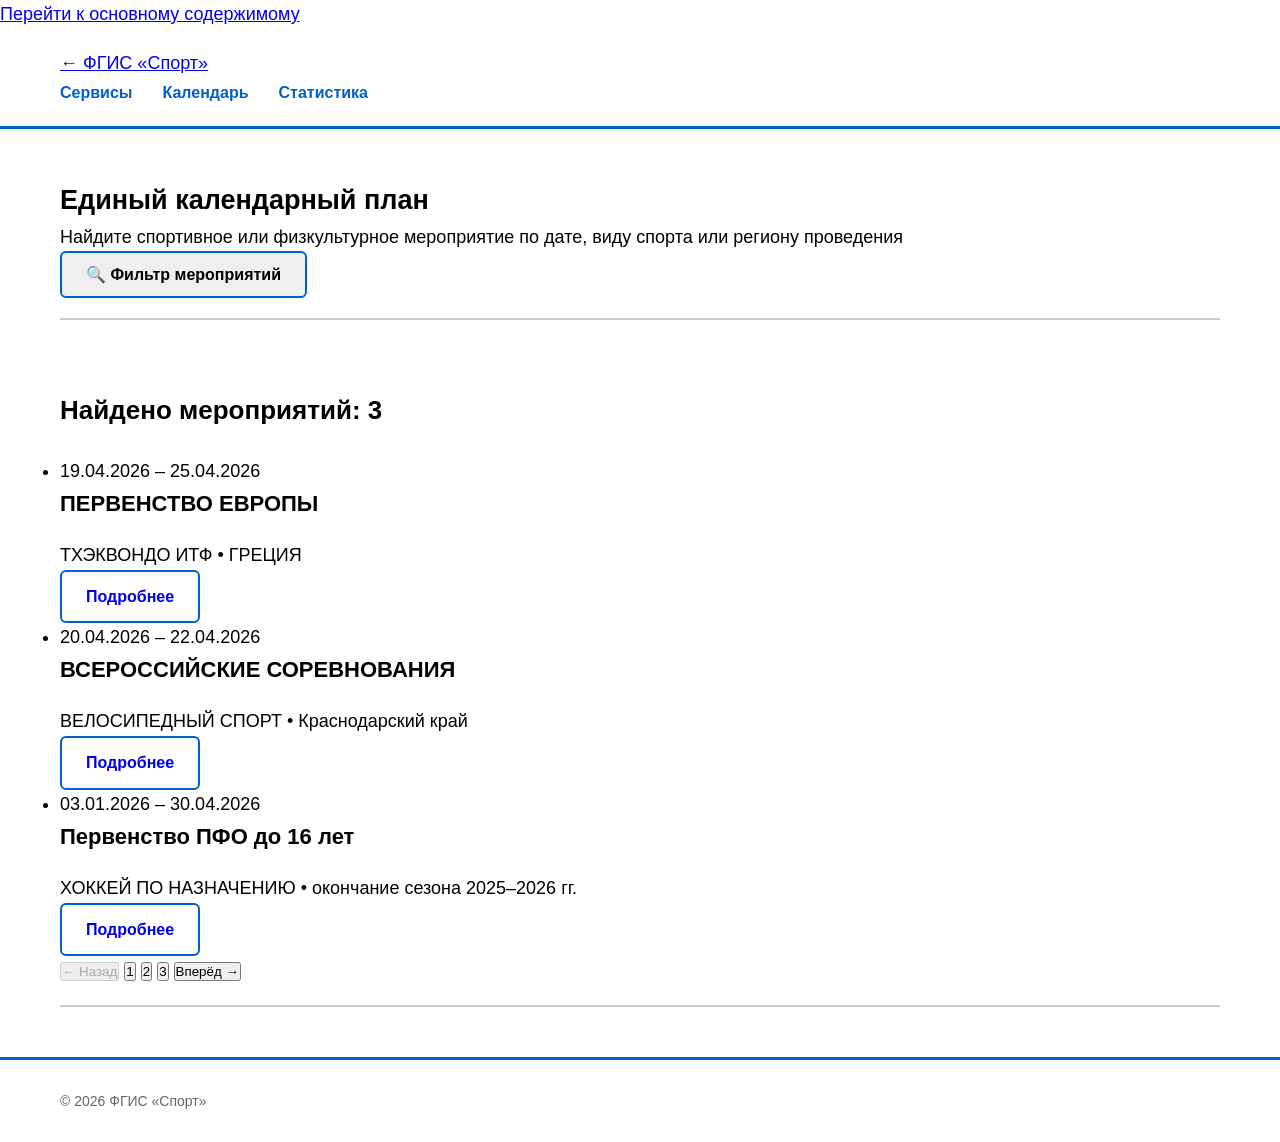
<file: root/ekp/index.html>
<!DOCTYPE html>
<html lang="ru">
<head>
  <meta charset="UTF-8">
  <meta name="viewport" content="width=device-width, initial-scale=1.0">
  <title>Единый календарный план — ФГИС «Спорт»</title>
  <meta name="description" content="Поиск спортивных и физкультурных мероприятий по дате, виду спорта и региону">
  <link rel="stylesheet" href="../css/style.css">
</head>
<body class="ekp-page">

<a href="#main-content" class="skip-link">Перейти к основному содержимому</a>

<header class="header" role="banner">
  <div class="container header__inner">
    <a href="../index.html" class="header__logo" aria-label="ФГИС Спорт, вернуться на главную">← ФГИС «Спорт»</a>
    
    <nav class="main-nav" role="navigation" aria-label="Навигация по сайту">
      <ul class="nav-list">
        <li><a href="../index.html#services" class="nav-link">Сервисы</a></li>
        <li><a href="#" class="nav-link nav-link--active" aria-current="page">Календарь</a></li>
        <li><a href="../index.html#statistics" class="nav-link">Статистика</a></li>
      </ul>
    </nav>
  </div>
</header>

<main id="main-content" role="main">
  <div class="container">

    <section class="ekp-hero" aria-labelledby="ekp-heading" style="scroll-margin-top: 5rem;">
      <h1 id="ekp-heading">Единый календарный план</h1>
      <p class="ekp-desc">Найдите спортивное или физкультурное мероприятие по дате, виду спорта или региону проведения</p>
      
      <button id="filter-toggle" class="btn btn--primary btn--large" aria-expanded="false" aria-controls="filter-panel" aria-label="Открыть панель фильтрации мероприятий">
        🔍 Фильтр мероприятий
      </button>
    </section>

    <section id="filter-panel" class="filter-panel" role="region" aria-labelledby="filter-heading" hidden style="scroll-margin-top: 5rem;">
      <h2 id="filter-heading" class="visually-hidden">Фильтр поиска мероприятий</h2>
      
      <form id="ekp-form" class="filter-form" role="search" aria-label="Поиск мероприятий по параметрам">
        
        <fieldset class="filter-group">
          <legend>Тип мероприятия</legend>
          <div class="radio-group" role="radiogroup" aria-label="Выберите тип мероприятия">
            <label class="radio-label">
              <input type="radio" name="type" value="sport" checked id="type-sport">
              <span>Спортивные</span>
            </label>
            <label class="radio-label">
              <input type="radio" name="type" value="mass" id="type-mass">
              <span>Физкультурные</span>
            </label>
          </div>
        </fieldset>

        <fieldset class="filter-group">
          <legend>Период проведения</legend>
          <div class="date-range">
            <div class="date-input">
              <label for="date-from">Дата с</label>
              <input type="date" id="date-from" name="date_from" aria-describedby="date-hint">
            </div>
            <div class="date-input">
              <label for="date-to">Дата по</label>
              <input type="date" id="date-to" name="date_to" aria-describedby="date-hint">
            </div>
            <span id="date-hint" class="hint">Укажите диапазон дат или оставьте поля пустыми</span>
          </div>
        </fieldset>

        <div class="filter-group">
          <label for="sport-select">Вид спорта</label>
          <select id="sport-select" name="sport" aria-describedby="sport-hint">
            <option value="">Все виды спорта</option>
            <option value="tkd">Тхэквондо ИТФ</option>
            <option value="cycling">Велосипедный спорт</option>
            <option value="hockey">Хоккей по назначению</option>
            <option value="football">Футбол</option>
          </select>
          <span id="sport-hint" class="hint">Выберите вид спорта из списка или оставьте «Все виды»</span>
        </div>

        <div class="filter-group">
          <label for="region-select">Регион проведения</label>
          <select id="region-select" name="region" aria-describedby="region-hint">
            <option value="">Все регионы</option>
            <option value="greece">Греция</option>
            <option value="krd">Краснодарский край</option>
            <option value="pfo">Приволжский ФО</option>
          </select>
          <span id="region-hint" class="hint">Выберите регион или оставьте «Все регионы»</span>
        </div>

        <div class="filter-actions">
          <button type="submit" class="btn btn--primary btn--large">🔍 Найти мероприятия</button>
          <button type="button" id="filter-reset" class="btn btn--outline">♻ Сбросить фильтр</button>
          <button type="button" id="filter-close" class="btn btn--ghost" aria-label="Закрыть панель фильтра">✕ Закрыть</button>
        </div>

        <div id="form-status" role="status" aria-live="polite" class="sr-only"></div>
        <div id="form-error" role="alert" aria-live="assertive" class="sr-only"></div>
      </form>
    </section>

    <section id="results" class="results-section" aria-labelledby="results-heading" aria-live="polite">
      <h2 id="results-heading">Найдено мероприятий: <span id="results-count">3</span></h2>
      
      <ul class="event-list" role="list" aria-label="Список найденных мероприятий">
        <li class="event-card" role="listitem" aria-labelledby="evt-1">
          <time class="event-date" datetime="2026-04-19/2026-04-25">19.04.2026 – 25.04.2026</time>
          <div class="event-info">
            <h3 id="evt-1" class="event-title">ПЕРВЕНСТВО ЕВРОПЫ</h3>
            <p class="event-meta">ТХЭКВОНДО ИТФ • ГРЕЦИЯ</p>
          </div>
          <a href="/events/1" class="btn btn--small" aria-label="Подробнее о Первенстве Европы по тхэквондо">Подробнее</a>
        </li>
        <li class="event-card" role="listitem" aria-labelledby="evt-2">
          <time class="event-date" datetime="2026-04-20/2026-04-22">20.04.2026 – 22.04.2026</time>
          <div class="event-info">
            <h3 id="evt-2" class="event-title">ВСЕРОССИЙСКИЕ СОРЕВНОВАНИЯ</h3>
            <p class="event-meta">ВЕЛОСИПЕДНЫЙ СПОРТ • Краснодарский край</p>
          </div>
          <a href="/events/2" class="btn btn--small" aria-label="Подробнее о Всероссийских соревнованиях">Подробнее</a>
        </li>
        <li class="event-card" role="listitem" aria-labelledby="evt-3">
          <time class="event-date" datetime="2026-01-03/2026-04-30">03.01.2026 – 30.04.2026</time>
          <div class="event-info">
            <h3 id="evt-3" class="event-title">Первенство ПФО до 16 лет</h3>
            <p class="event-meta">ХОККЕЙ ПО НАЗНАЧЕНИЮ • окончание сезона 2025–2026 гг.</p>
          </div>
          <a href="/events/3" class="btn btn--small" aria-label="Подробнее о Первенстве ПФО">Подробнее</a>
        </li>
      </ul>

      <nav class="pagination" aria-label="Навигация по страницам результатов">
        <button class="page-btn" disabled aria-disabled="true" aria-label="Предыдущая страница недоступна">← Назад</button>
        <button class="page-btn page-btn--active" aria-current="page" aria-label="Текущая страница 1">1</button>
        <button class="page-btn" aria-label="Перейти на страницу 2">2</button>
        <button class="page-btn" aria-label="Перейти на страницу 3">3</button>
        <button class="page-btn" aria-label="Перейти на следующую страницу">Вперёд →</button>
      </nav>
    </section>

  </div>
</main>

<footer class="footer" role="contentinfo">
  <div class="container">
    <p class="footer__copy">© 2026 ФГИС «Спорт»</p>
  </div>
</footer>

<script src="../js/main.js"></script>
</body>
</html>
</file>
<file: fgis-sport-a11y/css/style.css>
/* ===== БАЗА ===== */
:root {
  --bg: #ffffff;
  --text: #000000;
  --primary: #005fcc;
  --primary-hover: #004a99;
  --border: #cccccc;
  --focus: #003399;
  --font-base: 16px;
  --line: 1.5;
  --space: 16px;
  --radius: 6px;
}

/* Темы */
body[data-a11y-theme="high-contrast"] {
  --bg: #000000; --text: #ffffff; --primary: #ffff00; --primary-hover: #ffff66;
  --border: #ffffff; --focus: #00ffff;
}
body[data-a11y-theme="blue"] {
  --bg: #ffffff; --text: #000080; --primary: #000080; --primary-hover: #00004d;
  --border: #000080; --focus: #000033;
}
body[data-a11y-font="large"] { --font-base: 20px; }
body[data-a11y-font="xlarge"] { --font-base: 24px; }

*, *::before, *::after { box-sizing: border-box; margin: 0; padding: 0; }
html { font-size: var(--font-base); }
body {
  font-family: Arial, Helvetica, sans-serif;
  background: var(--bg); color: var(--text);
  line-height: var(--line); transition: background 0.2s, color 0.2s;
}

/* Доступность */
.skip-link {
  position: absolute; top: -40px; left: 0;
  background: var(--primary); color: #fff; padding: 8px 16px;
  z-index: 1000; transition: top 0.2s;
}
.skip-link:focus { top: 0; }
:focus-visible { outline: 3px solid var(--focus); outline-offset: 2px; }
.sr-only {
  position: absolute; width: 1px; height: 1px; margin: -1px; border: 0;
  padding: 0; white-space: nowrap; clip-path: inset(100%); clip: rect(0 0 0 0);
  overflow: hidden;
}
a, button, input, select, textarea { color: inherit; }
a { text-decoration: none; }
a:hover, a:focus { text-decoration: underline; }

/* Контейнер */
.container { max-width: 1200px; margin: 0 auto; padding: 0 var(--space); }

/* Шапка */
.header { border-bottom: 2px solid var(--border); background: var(--bg); position: sticky; top: 0; z-index: 100; }
.header__inner { display: flex; align-items: center; justify-content: space-between; min-height: 64px; }
.header__logo { font-size: 1.5rem; font-weight: 700; color: var(--primary); }
.nav-list { display: flex; gap: var(--space); list-style: none; }
.nav-toggle, .nav-link {
  background: none; border: none; font-size: 1rem; padding: 8px 0;
  cursor: pointer; position: relative;
}
.nav-toggle[aria-expanded="true"]::after { content: " ▲"; }
.nav-toggle::after { content: " ▼"; font-size: 0.8em; }
.nav-dropdown {
  position: absolute; top: 100%; left: 0; background: var(--bg);
  border: 2px solid var(--border); border-radius: var(--radius);
  padding: var(--space); list-style: none; min-width: 220px;
  box-shadow: 0 4px 12px rgba(0,0,0,0.1);
}
.nav-dropdown li { margin: 8px 0; }
.nav-dropdown a { display: block; padding: 4px 0; }

/* Герой */
.hero { text-align: center; padding: 40px 0; }
.hero h1 { font-size: 2rem; margin-bottom: 16px; }
.hero__desc { max-width: 800px; margin: 0 auto 24px; }
.hero__actions { display: flex; gap: 16px; justify-content: center; flex-wrap: wrap; }
.btn {
  display: inline-block; padding: 10px 20px; border-radius: var(--radius);
  font-weight: 600; cursor: pointer; border: 2px solid transparent;
  transition: background 0.2s, border-color 0.2s;
}
.btn--primary { background: var(--primary); color: #fff; }
.btn--primary:hover, .btn--primary:focus { background: var(--primary-hover); }
.btn--outline { background: transparent; border-color: var(--primary); color: var(--primary); }
.btn--outline:hover, .btn--outline:focus { background: var(--primary); color: #fff; }
.btn--small { padding: 6px 12px; font-size: 0.9rem; }

/* Секции */
section { padding: 32px 0; border-top: 1px solid var(--border); }
h2 { font-size: 1.75rem; margin-bottom: 20px; }
.link-arrow { display: inline-block; margin-top: 16px; color: var(--primary); font-weight: 600; }
.link-arrow:hover, .link-arrow:focus { text-decoration: underline; }

/* Календарь */
.calendar-tabs { display: flex; gap: 12px; margin-bottom: 20px; border-bottom: 2px solid var(--border); }
.tab-btn {
  background: none; border: none; padding: 10px 16px; font-size: 1rem;
  cursor: pointer; border-bottom: 3px solid transparent; margin-bottom: -2px;
}
.tab-btn[aria-selected="true"] { border-color: var(--primary); color: var(--primary); font-weight: 700; }
.event-list { list-style: none; }
.event-card {
  display: flex; gap: 16px; padding: 16px; border: 1px solid var(--border);
  border-radius: var(--radius); margin-bottom: 12px; align-items: center; flex-wrap: wrap;
}
.event-date { font-weight: 700; min-width: 180px; }
.event-info { flex: 1; }
.event-title { font-size: 1.1rem; margin: 4px 0; }
.event-meta { color: #666; }

/* Статистика */
.stats-grid { display: grid; grid-template-columns: repeat(auto-fit, minmax(300px, 1fr)); gap: 24px; }
.stat-card { padding: 20px; border: 1px solid var(--border); border-radius: var(--radius); }
.stat-card h3 { margin-bottom: 16px; font-size: 1.2rem; }
.progress-item { margin-bottom: 12px; }
.progress-label { display: block; margin-bottom: 4px; }
.progress-bar {
  height: 12px; background: var(--border); border-radius: 6px; overflow: hidden;
}
.progress-fill { height: 100%; background: var(--primary); }
.progress-value { font-weight: 700; margin-left: 8px; }
.stat-list { list-style: disc; padding-left: 20px; }
.stat-list li { margin-bottom: 6px; }

/* Спорт */
.sports-list { list-style: none; }
.sport-item {
  display: flex; gap: 16px; padding: 12px 0; border-bottom: 1px solid var(--border);
  align-items: flex-start;
}
.sport-rank { font-size: 1.5rem; font-weight: 700; color: var(--primary); min-width: 32px; }
.sport-name { margin-bottom: 8px; }
.sport-stats { display: grid; grid-template-columns: max-content 1fr; gap: 4px 16px; }
.sport-stats dt { font-weight: 600; }

/* Подвал */
.footer { padding: 32px 0; background: var(--bg); border-top: 2px solid var(--border); }
.footer__nav { margin-bottom: 24px; }
.footer__title { font-size: 1.25rem; margin-bottom: 12px; }
.footer__list { list-style: none; }
.footer__list li { margin-bottom: 8px; }
.footer__copy { font-size: 0.9rem; color: #666; }

/* Панель доступности */
.a11y-panel {
  position: fixed; bottom: 20px; right: 20px; z-index: 999;
  background: var(--bg); border: 2px solid var(--text); padding: 12px;
  border-radius: var(--radius); box-shadow: 0 4px 12px rgba(0,0,0,0.2);
}
.a11y-toggle { background: var(--primary); color: #fff; border: none; padding: 8px 12px; border-radius: var(--radius); cursor: pointer; font-weight: 600; }
.a11y-menu { margin-top: 12px; min-width: 180px; }
.a11y-group { border: 1px solid var(--border); padding: 8px; margin-bottom: 8px; border-radius: var(--radius); }
.a11y-group legend { font-weight: 600; margin-bottom: 4px; }
.a11y-group button {
  margin: 4px; padding: 6px 10px; border: 1px solid var(--border);
  background: var(--bg); color: var(--text); cursor: pointer; border-radius: 4px;
}
.a11y-group button[aria-pressed="true"] { background: var(--text); color: var(--bg); font-weight: 700; }
#a11y-images-btn { width: 100%; padding: 8px; margin-top: 8px; cursor: pointer; border: 1px solid var(--border); background: var(--bg); color: var(--text); border-radius: 4px; }
body[data-a11y-images="off"] img, body[data-a11y-images="off"] svg { display: none !important; }

/* Адаптив */
@media (max-width: 768px) {
  .header__inner { flex-direction: column; gap: 12px; }
  .nav-list { flex-wrap: wrap; justify-content: center; }
  .event-card { flex-direction: column; align-items: flex-start; }
  .sport-item { flex-direction: column; }
}
</file>
<file: root/css/style.css>
* {
  box-sizing: border-box;
  margin: 0;
  padding: 0;
}

body {
  font-family: Arial, Helvetica, sans-serif;
  font-size: 18px;
  line-height: 1.6;
  background: #ffffff;
  color: #000000;
}

.container {
  max-width: 1200px;
  margin: 0 auto;
  padding: 0 20px;
}

header {
  border-bottom: 3px solid #005fcc;
  padding: 20px 0;
  margin-bottom: 30px;
}

header h1 {
  font-size: 28px;
  margin-bottom: 10px;
  color: #005fcc;
}

nav ul {
  list-style: none;
  display: flex;
  gap: 30px;
  flex-wrap: wrap;
}

nav a {
  color: #005fcc;
  font-weight: bold;
  font-size: 16px;
  text-decoration: none;
}

nav a:hover,
nav a:focus {
  text-decoration: underline;
}

section {
  margin-bottom: 50px;
  padding: 20px 0;
  border-bottom: 2px solid #cccccc;
}

h2 {
  font-size: 26px;
  margin-bottom: 25px;
  color: #000000;
}

h3 {
  font-size: 22px;
  margin-bottom: 20px;
  color: #000000;
}

h4 {
  font-size: 18px;
  margin-bottom: 10px;
  color: #000000;
}

#hero {
  text-align: center;
  padding: 30px 0;
}

#hero p {
  max-width: 800px;
  margin: 0 auto 25px;
  font-size: 16px;
}

.buttons {
  display: flex;
  gap: 15px;
  justify-content: center;
  flex-wrap: wrap;
}

.service-block {
  margin-bottom: 40px;
}

.cards {
  display: grid;
  grid-template-columns: repeat(auto-fit, minmax(280px, 1fr));
  gap: 20px;
}

.card {
  border: 2px solid #005fcc;
  padding: 20px;
  border-radius: 8px;
  background: #ffffff;
}

.card h4 {
  font-weight: bold;
  margin-bottom: 10px;
}

.card p {
  margin-bottom: 15px;
  font-size: 15px;
}

.events {
  display: flex;
  flex-direction: column;
  gap: 15px;
  margin-bottom: 20px;
}

.event {
  border: 2px solid #005fcc;
  padding: 15px;
  border-radius: 8px;
}

.event time {
  font-weight: bold;
  display: block;
  margin-bottom: 5px;
}

.event h3 {
  font-size: 18px;
  margin-bottom: 5px;
}

.event p {
  font-size: 15px;
}

.stats-grid {
  display: grid;
  grid-template-columns: repeat(auto-fit, minmax(300px, 1fr));
  gap: 20px;
}

.stat-card {
  border: 2px solid #cccccc;
  padding: 20px;
  border-radius: 8px;
  background: #f8f9fa;
}

.stat-card h3 {
  font-size: 18px;
  margin-bottom: 15px;
}

.stat-card ul {
  list-style: none;
}

.stat-card li {
  margin-bottom: 8px;
  font-size: 15px;
}

.btn {
  display: inline-block;
  padding: 12px 24px;
  font-size: 16px;
  font-weight: bold;
  border: 2px solid #005fcc;
  border-radius: 6px;
  cursor: pointer;
  text-decoration: none;
  text-align: center;
}

.btn-primary {
  background: #005fcc;
  color: #ffffff;
}

.btn-primary:hover,
.btn-primary:focus {
  background: #0047a3;
  border-color: #0047a3;
}

.btn-outline {
  background: #ffffff;
  color: #005fcc;
}

.btn-outline:hover,
.btn-outline:focus {
  background: #005fcc;
  color: #ffffff;
}

footer {
  border-top: 3px solid #005fcc;
  padding: 30px 0;
  margin-top: 30px;
}

footer h2 {
  font-size: 22px;
  margin-bottom: 20px;
}

footer ul {
  list-style: none;
  margin-bottom: 20px;
}

footer li {
  margin-bottom: 10px;
}

footer a {
  color: #005fcc;
  text-decoration: none;
}

footer a:hover,
footer a:focus {
  text-decoration: underline;
}

footer p {
  font-size: 14px;
  color: #666666;
}

:focus {
  outline: 3px solid #005fcc;
  outline-offset: 2px;
}

@media (max-width: 768px) {
  body {
    font-size: 16px;
  }
  
  header h1 {
    font-size: 24px;
  }
  
  nav ul {
    flex-direction: column;
    gap: 10px;
  }
  
  .cards {
    grid-template-columns: 1fr;
  }
  
  .stats-grid {
    grid-template-columns: 1fr;
  }
  
  .buttons {
    flex-direction: column;
    align-items: center;
  }
  
  .btn {
    width: 100%;
    max-width: 300px;
  }
}
</file>
